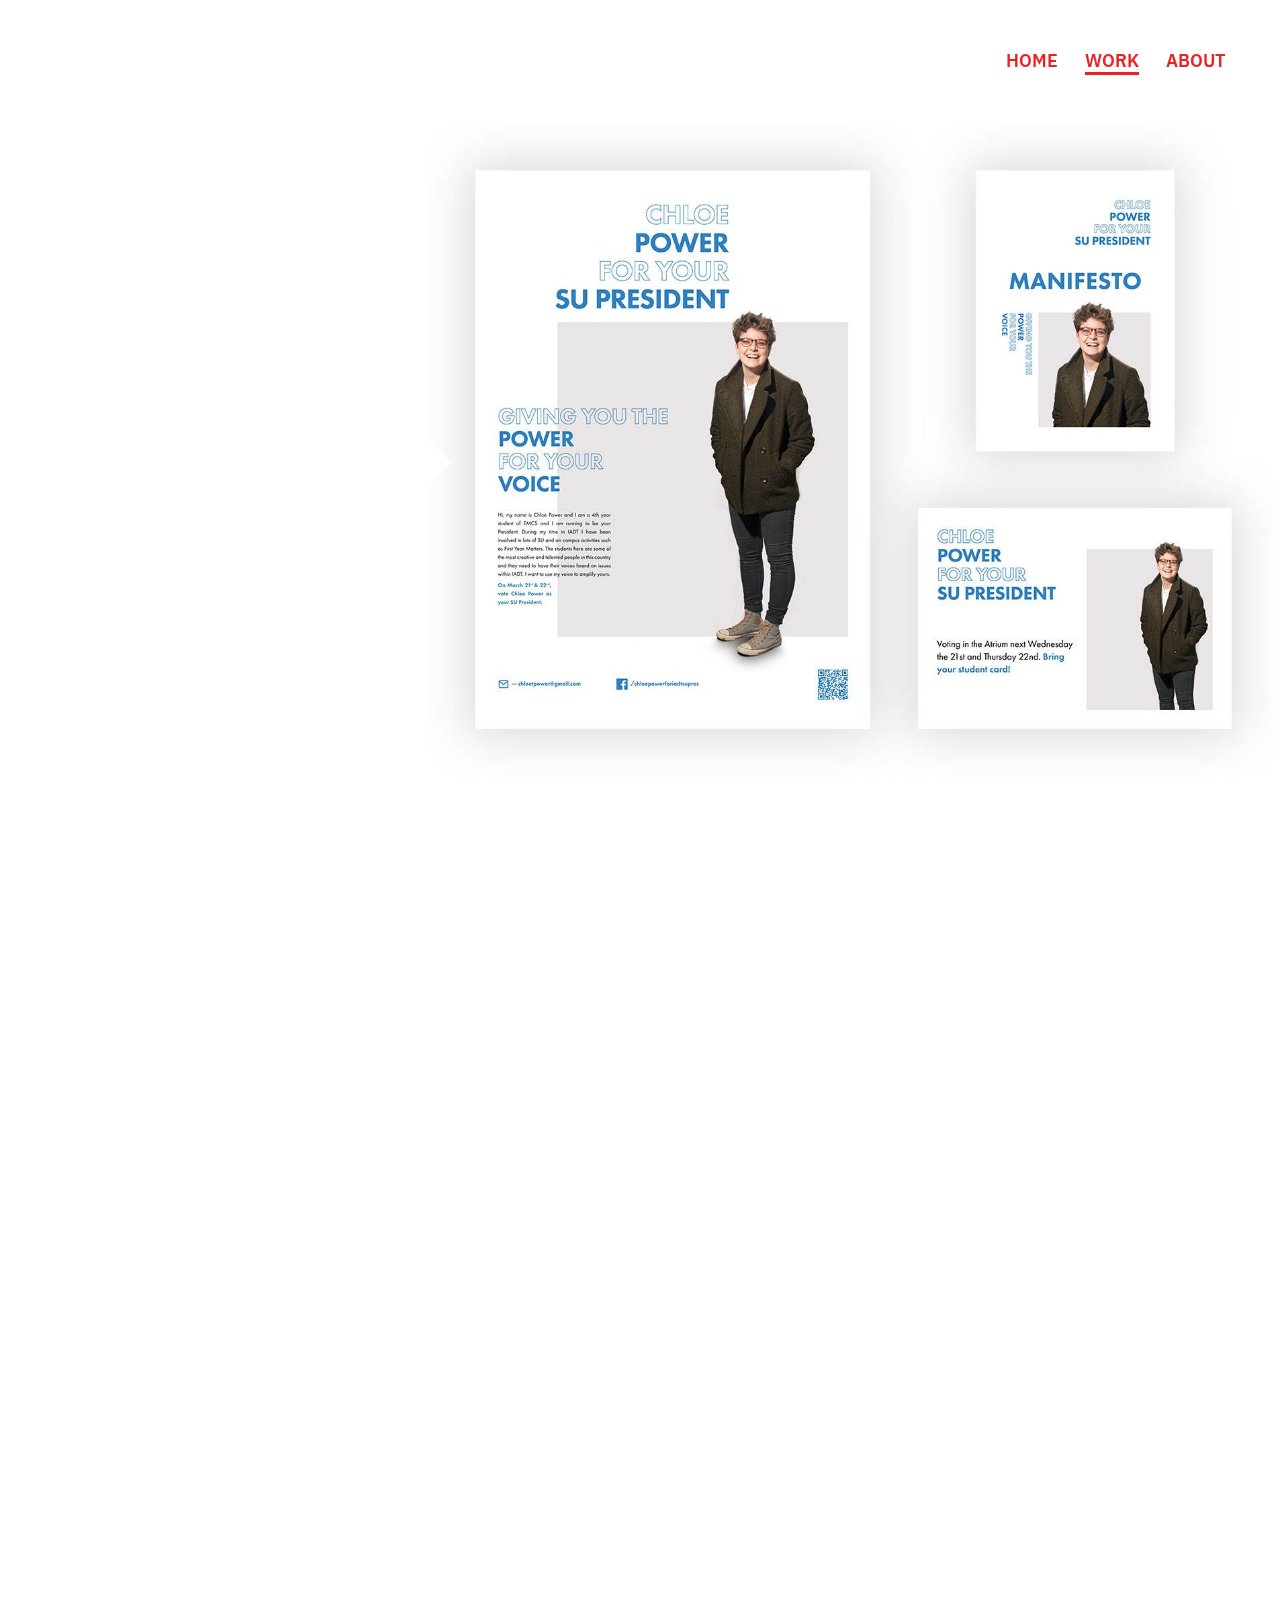
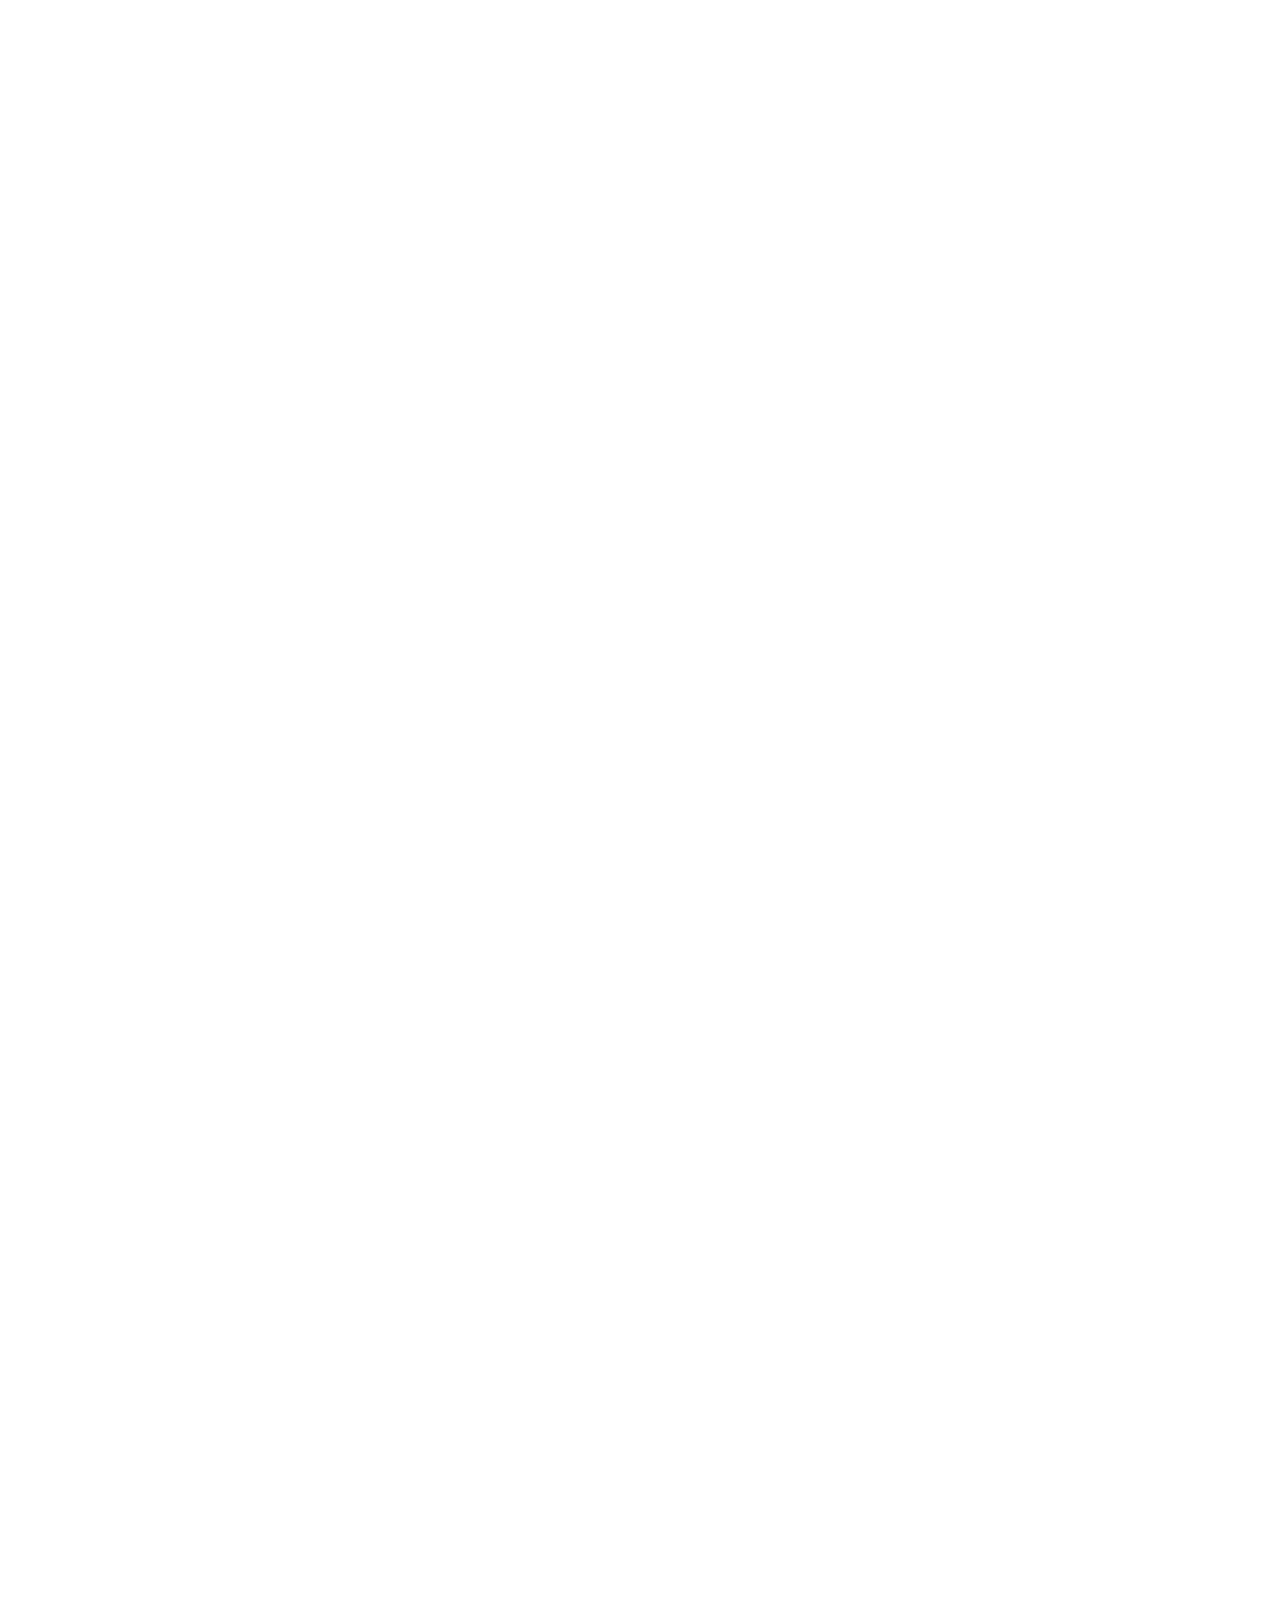
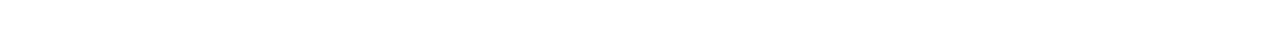
<file: chloecampaign.html>
<!DOCTYPE html>
<html lang="en">

<head>
  <title>Chloe Power SU Presidential Campaign</title>
  <meta charset="utf-8">
  <meta name="viewport" content="width=device-width, initial-scale=1.0">
  <link rel="stylesheet" href="css/reset.css">
  <link rel="stylesheet" href="css/bootstrap.min.css">
  <link rel="stylesheet" href="css/portfolio.css">

  <!-- Favicon -->
  <link rel="apple-touch-icon" sizes="57x57" href="img/favicons/apple-icon-57x57.png">
  <link rel="apple-touch-icon" sizes="60x60" href="img/favicons/apple-icon-60x60.png">
  <link rel="apple-touch-icon" sizes="72x72" href="img/favicons/apple-icon-72x72.png">
  <link rel="apple-touch-icon" sizes="76x76" href="img/favicons/apple-icon-76x76.png">
  <link rel="apple-touch-icon" sizes="114x114" href="img/favicons/apple-icon-114x114.png">
  <link rel="apple-touch-icon" sizes="120x120" href="img/favicons/apple-icon-120x120.png">
  <link rel="apple-touch-icon" sizes="144x144" href="img/favicons/apple-icon-144x144.png">
  <link rel="apple-touch-icon" sizes="152x152" href="img/favicons/apple-icon-152x152.png">
  <link rel="apple-touch-icon" sizes="180x180" href="img/favicons/apple-icon-180x180.png">
  <link rel="icon" type="image/png" sizes="192x192" href="img/favicons/android-icon-192x192.png">
  <link rel="icon" type="image/png" sizes="32x32" href="img/favicons/favicon-32x32.png">
  <link rel="icon" type="image/png" sizes="96x96" href="img/favicons/favicon-96x96.png">
  <link rel="icon" type="image/png" sizes="16x16" href="img/favicons/favicon-16x16.png">
  <link rel="manifest" href="img/favicons/manifest.json">
  <meta name="msapplication-TileColor" content="#ffffff">
  <meta name="msapplication-TileImage" content="/ms-icon-144x144.png">
  <meta name="theme-color" content="#ffffff">
</head>

<body>
  <nav id="nav" class="primary-nav scroll-nav">
    <ul>
      <li><a href="index.html">Home</a></li>
      <li class="active"><a href="work.html">Work</a></li>
      <li><a href="about.html">About</a></li>
    </ul>
  </nav>
  <div id="main" class="container-fluid">
    <div class="col-md-4 work-single-text">
      <a href="work.html" class="return-link">Back to all Work</a>
      <h1 class="title">Chloe Power SU Presidential Campaign</h1>
      <span class="subtitle">In collaboration with <a href="https://www.instagram.com/nabuie/" target="_blank">Nadine Kennedy</a></span>
      <article class="work-text">
        <section>
          <h2>Intoduction // Justification</h2>
          <p>Chloe Power is a friend of mine from IADT who did English, Media and Cultural Studies while I studied Psychology. We were leaders on the First Year Matters team together for two years along with a group of other extraordinary individuals. The
            IADT Students Union runs elections toward the end of the year and Chloe decided to run for President. To run a successful campaign, brand needed to be consistent across all print and social media. The campaign needed posters, manifestos along
            with social media content for the week-long campaigning period. Chloe is a strong writer and had already written all of the copy for the campaign, so my job was to create a brand that would suit the message. Nadine took and edited photos to
            fit into the posters and manifestos.</p>
        </section>
        <section>
          <h2>Research</h2>
          <p>Chloe had a slogan in mind for the campaign which was “Giving you the power to use your voice” – a double play on her second name “Power”. During the <a target=_blank href="https://www.rte.ie/news/ireland/2018/0226/943541-national-weather-group/">“Beast from the East” snowstorm</a>            that shut Ireland down for a few days, we communicated ideas and concepts remotely, refining logos, posters etc.</p>
        </section>
        <section>
          <h2>Logo System</h2>
          <p>There are two variations of the logo used in the campaign. The first (and primary logo) stated “Chloe Power for your SU President”. It was important that this was the primary logo so that students would immediately know what the media was in
            reference to. The second logo was “Giving you Power for your Voice”. This just switched out two lines, but served to reinforce the idea that (Chloe) Power was synonymous with lending power to the students of IADT and that the SU President
            acted as a voice for the students. The logos were used interchangeably except on posters, when we didn’t want to risk not being clear. </p>
        </section>
        <section>
          <h2>Poster</h2>
          <p>Due to the snow, we couldn’t get out of our houses to take pictures while we discussed concepts. Using an existing photo of Chloe, I played around with the idea of extending the head and feet past the borders of the image. I felt that this added
            a depth to the otherwise flat poster. We stuck with this concept and Nadine did a far more refined job using better photos and more subtle editing. The poster sits on a 6x8 grid and uses left and right aligned text to give direction and imply
            progress.
          </p>
        </section>
        <section>
          <h2>Manifesto</h2>
          <p>Every candidate in the election has to have a manifesto to lay out their plans and ideas. This has to be available online and in print. The design of the manifesto followed from the design of the poster. Nadine’s suggestion was to print a layout
            in A3 and make booklets as we had used in the <a href="iadtsuposters.html">SU Campaign to Repeal the 8th</a>. These turned out a great size that worked for the amount of written content Chloe had written in the manifesto.</p>
        </section>
        <section>
          <h2>Social Media</h2>
          <p>Chloe handled the writing of the social media content and I made additional little headings in the format of the logo to match them. This consistency in brand across both physical and web made for a coherent message and a recognisability that
            added to the strength of the brand. </p>
        </section>
        <section>
          <h2>Conclusion</h2>
          <p>I was really happy with this work, as was Chloe. It received good feedback from students around the college. Having Nadine on the project really made it – the photography and insight she provided made the project so much better. Most importantly,
            the campaign was successful; Chloe Power will be the IADT Students Union President in 2018/2019!</p>
        </section>
      </article>

      <a class="totop" href="#main">Beam me up</a>
      <img class="signature" src="img/signature-red.png" alt="signature">
      <div class="icons-bar">
        <a href="https://www.linkedin.com/in/robmcloughlin-ux/" target="_blank"></a>
        <a href="https://twitter.com/RobMcLoughlin2" target="_blank"></a>
        <a href="https://www.instagram.com/rob_mcloughlin/" target="_blank"></a>
        <a href="https://github.com/Rob-McLoughlin" target="_blank"></a>
        <a href="https://codepen.io/RobMcLoughlin/" target="_blank"></a>
      </div>
    </div>
    <div class="col-md-8 work-imgs" id="gallery-container">
      <img class="active-work-img" src="img/projects/chloe/1.jpg" alt="overview image featuring the poster, manifesto and social media">
      <img src="img/projects/chloe/research.jpg" alt="Early notebook concepts">
      <img src="img/projects/chloe/logo.jpg" alt="Image of the logo used">
      <img src="img/projects/chloe/poster.jpg" alt="Image of the poster">
      <img src="img/projects/chloe/manifesto-layout.jpg" alt="Image of the manifesto structure">
      <img src="img/projects/chloe/soc-media.jpg" alt="Some headings used in social media">
      <img src="img/projects/chloe/conclusion.jpg" alt="The happy designers and successful candidate">
      <ul id="pager">
      </ul>
    </div>
  </div>
  <script src="js/portfolio-dist.js"></script>
  <script src="js/work-single-dist.js"></script>
</body>

</html>
</file>
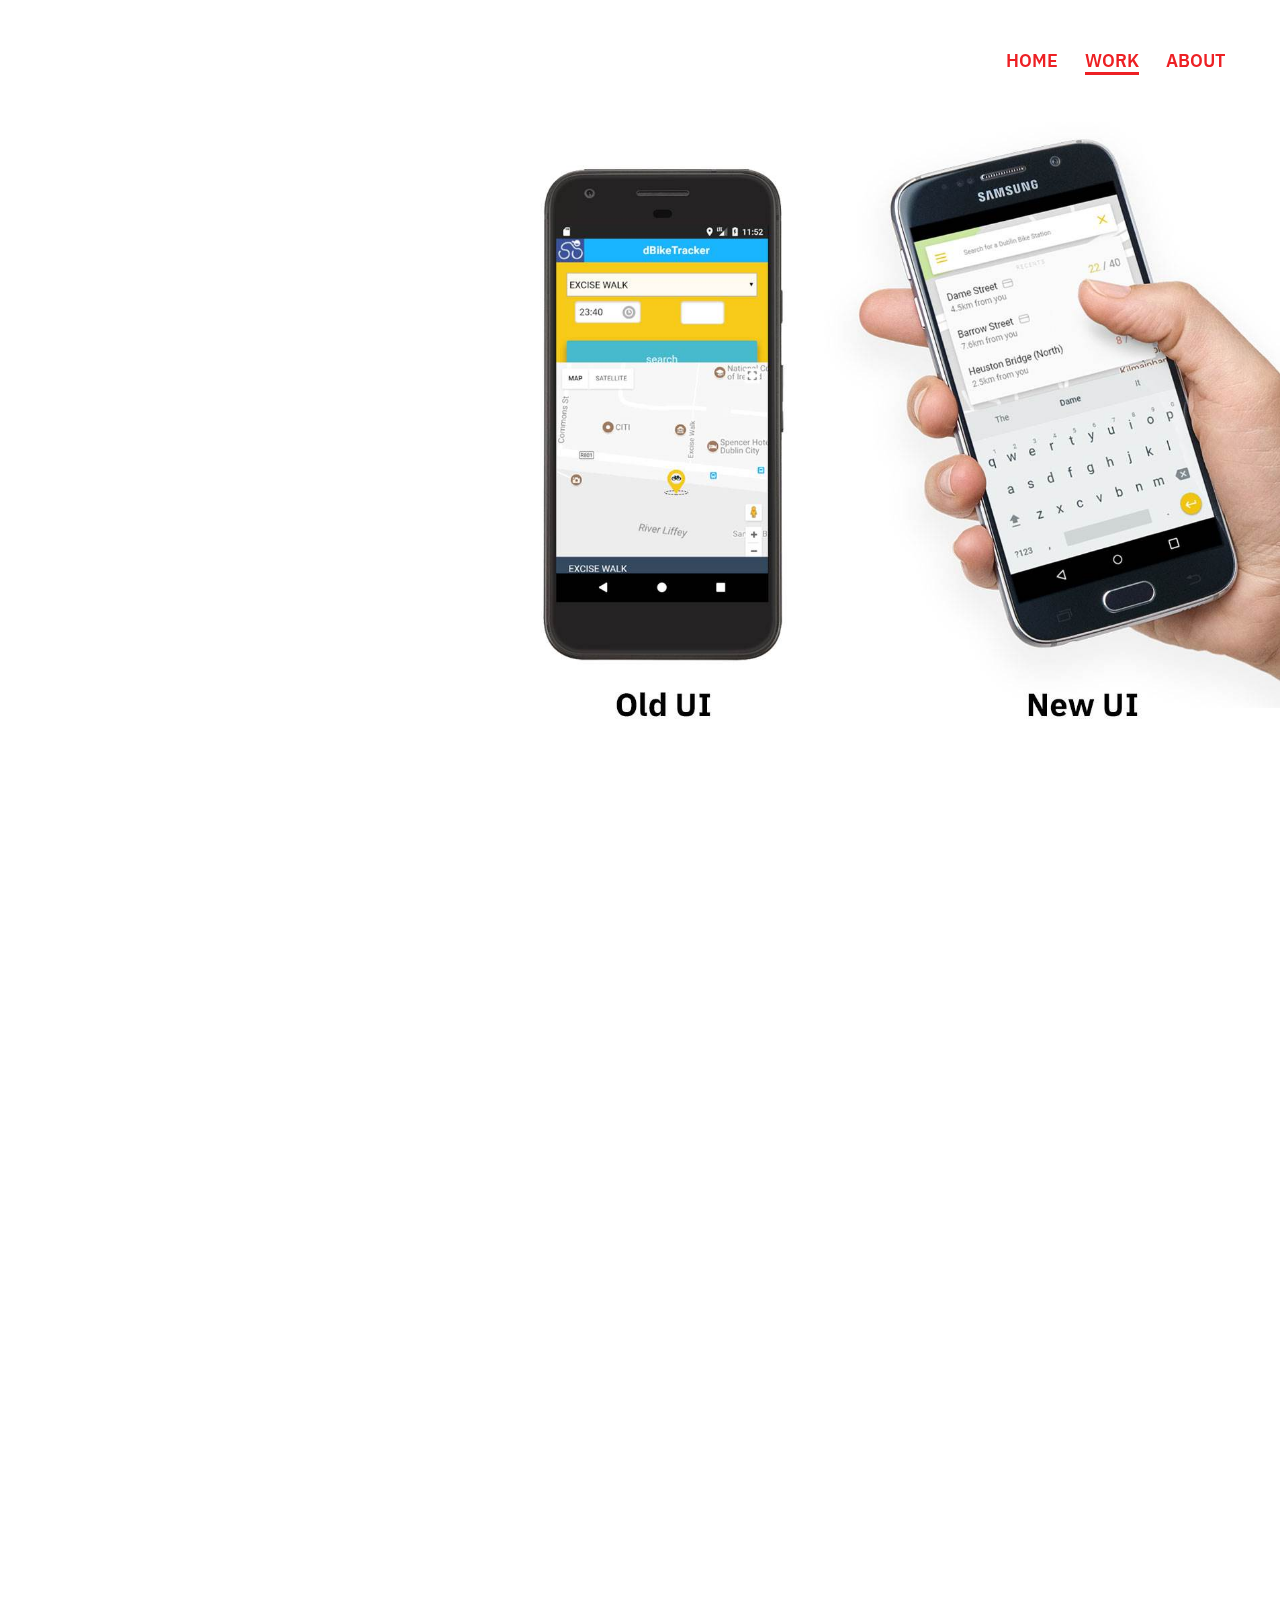
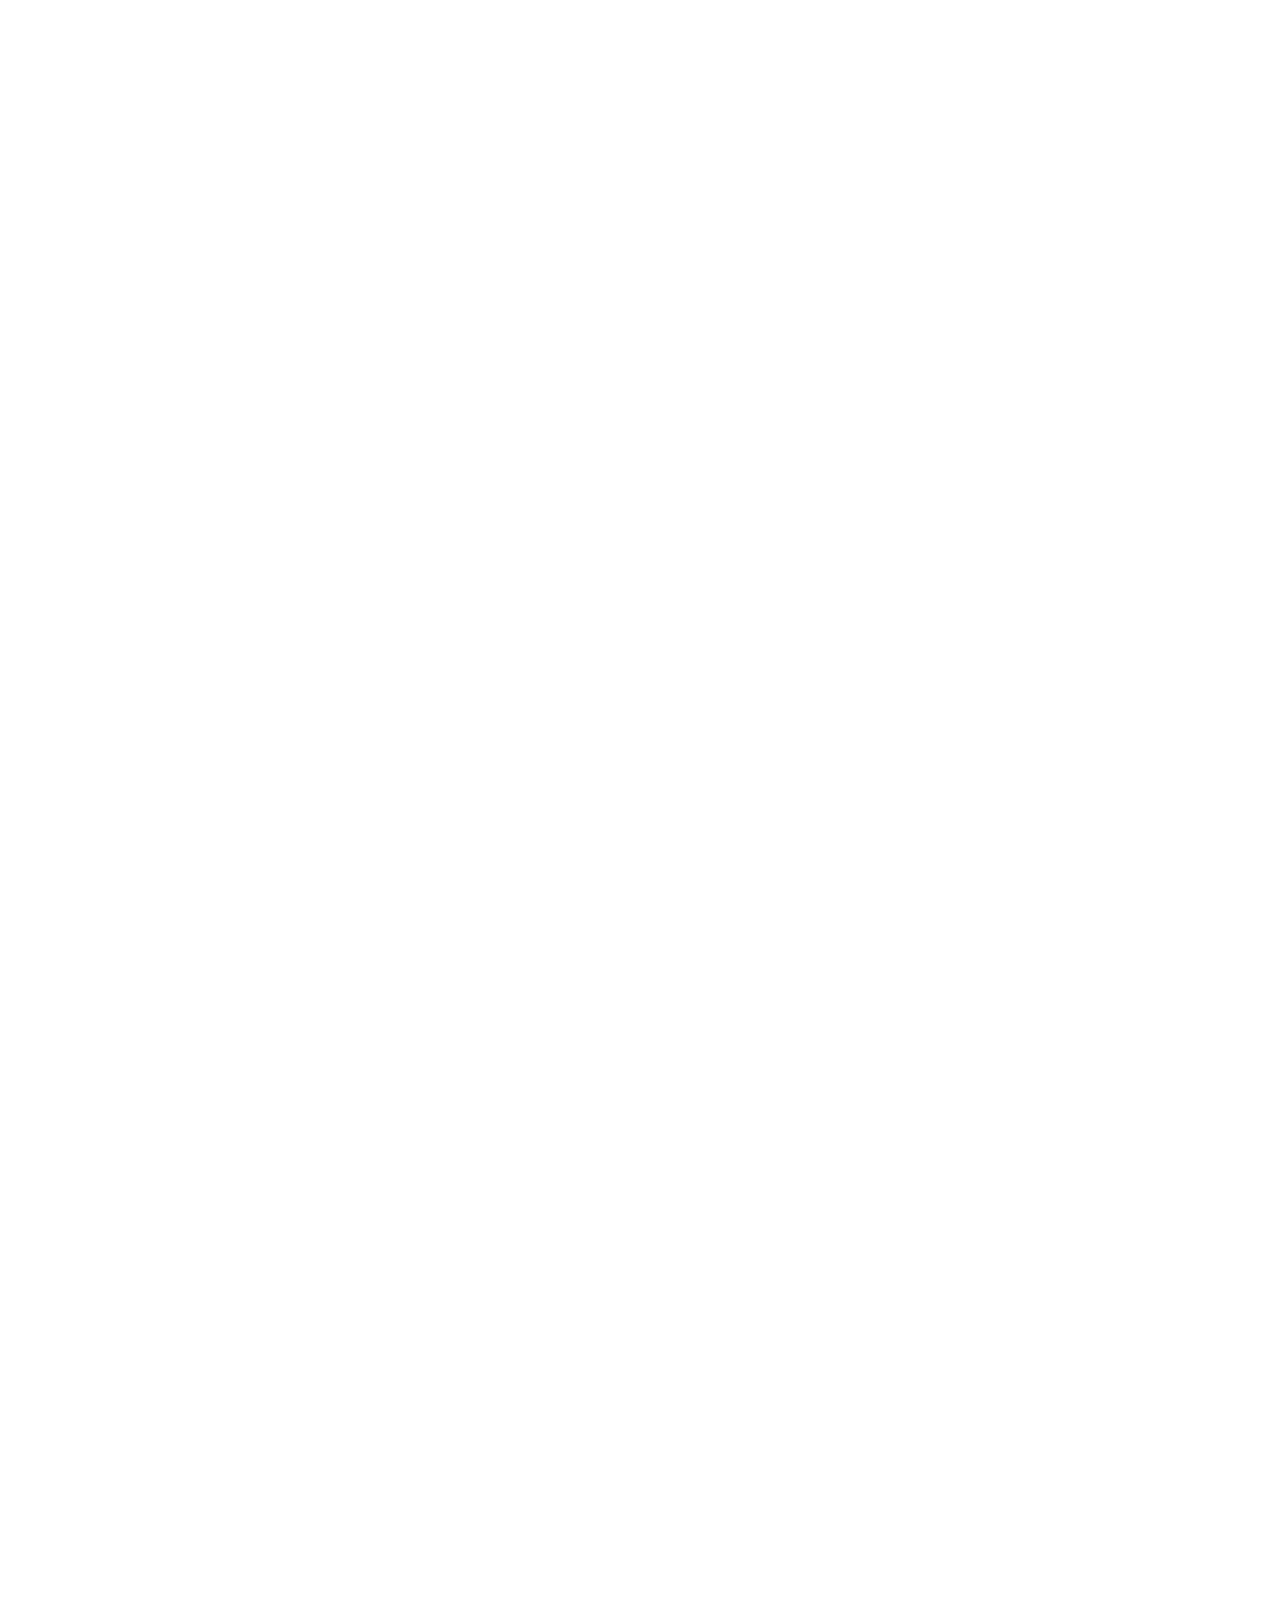
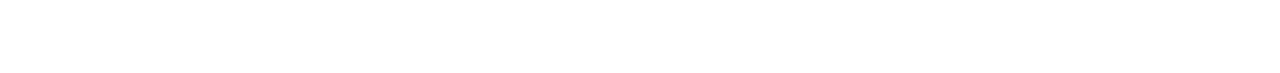
<file: dbiketracker.html>
<!DOCTYPE html>
<html lang="en">

<head>
  <title>dBike Tracker</title>
  <meta charset="utf-8">
  <meta name="viewport" content="width=device-width, initial-scale=1.0">
  <link rel="stylesheet" href="css/reset.css">
  <link rel="stylesheet" href="css/bootstrap.min.css">
  <link rel="stylesheet" href="css/portfolio.css">

  <!-- Favicon -->
  <link rel="apple-touch-icon" sizes="57x57" href="img/favicons/apple-icon-57x57.png">
  <link rel="apple-touch-icon" sizes="60x60" href="img/favicons/apple-icon-60x60.png">
  <link rel="apple-touch-icon" sizes="72x72" href="img/favicons/apple-icon-72x72.png">
  <link rel="apple-touch-icon" sizes="76x76" href="img/favicons/apple-icon-76x76.png">
  <link rel="apple-touch-icon" sizes="114x114" href="img/favicons/apple-icon-114x114.png">
  <link rel="apple-touch-icon" sizes="120x120" href="img/favicons/apple-icon-120x120.png">
  <link rel="apple-touch-icon" sizes="144x144" href="img/favicons/apple-icon-144x144.png">
  <link rel="apple-touch-icon" sizes="152x152" href="img/favicons/apple-icon-152x152.png">
  <link rel="apple-touch-icon" sizes="180x180" href="img/favicons/apple-icon-180x180.png">
  <link rel="icon" type="image/png" sizes="192x192" href="img/favicons/android-icon-192x192.png">
  <link rel="icon" type="image/png" sizes="32x32" href="img/favicons/favicon-32x32.png">
  <link rel="icon" type="image/png" sizes="96x96" href="img/favicons/favicon-96x96.png">
  <link rel="icon" type="image/png" sizes="16x16" href="img/favicons/favicon-16x16.png">
  <link rel="manifest" href="img/favicons/manifest.json">
  <meta name="msapplication-TileColor" content="#ffffff">
  <meta name="msapplication-TileImage" content="/ms-icon-144x144.png">
  <meta name="theme-color" content="#ffffff">
</head>

<body>
  <nav id="nav" class="primary-nav scroll-nav">
    <ul>
      <li><a href="index.html">Home</a></li>
      <li class="active"><a href="work.html">Work</a></li>
      <li><a href="about.html">About</a></li>
    </ul>
  </nav>
  <div id="main" class="container-fluid">
    <div class="col-md-4 work-single-text">
      <a href="work.html" class="return-link">Back to all Work</a>
      <h1 class="title">dBike Tracker</h1>
      <span class="subtitle">App for tracking Dublin Bikes</span>
      <article class="work-text">
        <section>
          <h2>Intoduction // Justification</h2>
          <p>Dublinbikes are a public bike rental scheme with stations around Dublin City Centre. Each station has a set number of spaces where bikes can be parked and rented. dBike tracker is an application that tracks the availability of bikes at stations
            around the city centre. The app was built for Android in 2017 by Aaron O’Hare and Rory Plunkett Boyle. Due to time constraints on the project, 5 major problems with the original interface were addressed </p>
          <ol>
            <li>Lack of Feedback - <span>it just wasn’t clear to the user what was going on or if they were progressing with their goals</span></li>
            <li>Lack of Labelling - <span>there was inconsistent (or no) labelling on crucial elements of the application</span></li>
            <li>Banner Blindness - <span>Some of the most important parts of the app were in a spot that could lead to banner blindness</span></li>
            <li>Consistency - <span>colours were used ineffectively and data was presented in an ambiguous way</span></li>
            <li>The Logo - <span>This was less important to the UX but a logo symbolises the quality of an application (link), which this logo did not</span></li>
          </ol>
        </section>
        <section>
          <h2>Research</h2>
          <p>
            This was the first project that I used a focus group as a means of finding issues with the current UI. This proved really helpful; users (especially those with Dublin Bike experience) provided really valuable insight into how the app could better meet
            their needs. I tried to jump the gun on researching a bit on this project, which failed (as it always does) and just meant I had to start the process again to reach an end-product I was happy with, which I’m extremely glad I did.
          </p>
        </section>
        <section>
          <h2>Low Fidelity Mockups</h2>
          <p>Low fidelity mockups were sketched done in Adobe XD. My main focus was to limit the amount of steps needed to get to the app’s core functionality of finding and predicting availability, which meant designing different user flows and layouts.
            This meant a lot of wireframe prototypes that I could get people to quickly test to see if it made sense to them. </p>
        </section>
        <section>
          <h2>High Fidelity Mockups</h2>
          <p>This was only a redesign and not a full development of the new UI, so the remaining time was spent designing the high-fidelity mockups in Photoshop. This was the first time that I had designed an interface specifically for Android, so I had
            to learn the conventions and not use elements that could confuse users. I also did a new logo at this point. </p>
        </section>
        <section>
          <h2>Conclusion</h2>
          <p>The use of focus group was particularly effective in finding some more use cases and things that one designer would miss, such as the use-case where a user would want to park a bike. Researching the service from a user’s point of view was also
            very beneficial.
          </p>
          <p>I had not designed specifically for Android devices before so I had to familiarise myself with standards and screen sizes on the platform before I started into the visual design process. I learnt a lot about process and how important it is;
            in the early iterations of this design I kept jumping the gun and trying to visually design before I had a solid idea of who it was for and what it needed to be. This resulted in a relatively late “throwing out” of what I had and restarting
            with a rigorous process of researching and rough iterations before moving onto higher-fidelity mockups. Although it made for a lot of work, I’m proud that I could realise the interface wasn’t where I wanted it to be and go back to the drawing
            board – that discipline is a good skill going forward. Lastly, I learnt a lot about working with someone else’s interface. This changes how you approach reviews; it teaches how to criticise fairly and objectively. The creators of this platform
            care a lot about it so I did my best to handle the redesign carefully. Working with Aaron was a pleasure, he was very open to new ideas and criticism. </p>
          <p>You can email Aaron at aaron.ohare@outlook.com and Rory at bowbione@gmail.com</p>
        </section>
      </article>

      <a class="totop" href="#main">Beam me up</a>
      <img class="signature" src="img/signature-red.png" alt="signature">
      <div class="icons-bar">
        <a href="https://www.linkedin.com/in/robmcloughlin-ux/" target="_blank"></a>
        <a href="https://twitter.com/RobMcLoughlin2" target="_blank"></a>
        <a href="https://www.instagram.com/rob_mcloughlin/" target="_blank"></a>
        <a href="https://github.com/Rob-McLoughlin" target="_blank"></a>
        <a href="https://codepen.io/RobMcLoughlin/" target="_blank"></a>
      </div>
    </div>
    <div class="col-md-8 work-imgs" id="gallery-container">
      <img class="active-work-img" src="img/projects/dbike/5.jpg" alt="Oblique view of all screens">
      <img src="img/projects/dbike/2.jpg" alt="Image of early sketches and notes">
      <img src="img/projects/dbike/3.jpg" alt="Low fidelity mockups">
      <img src="img/projects/dbike/4.jpg" alt="The new logo and two screens">
      <img src="img/projects/dbike/1.jpg" alt="comparison of the old UI and the new UI">
      <ul id="pager">
      </ul>
    </div>
  </div>
  <script src="js/portfolio-dist.js"></script>
  <script src="js/work-single-dist.js"></script>
</body>

</html>
</file>
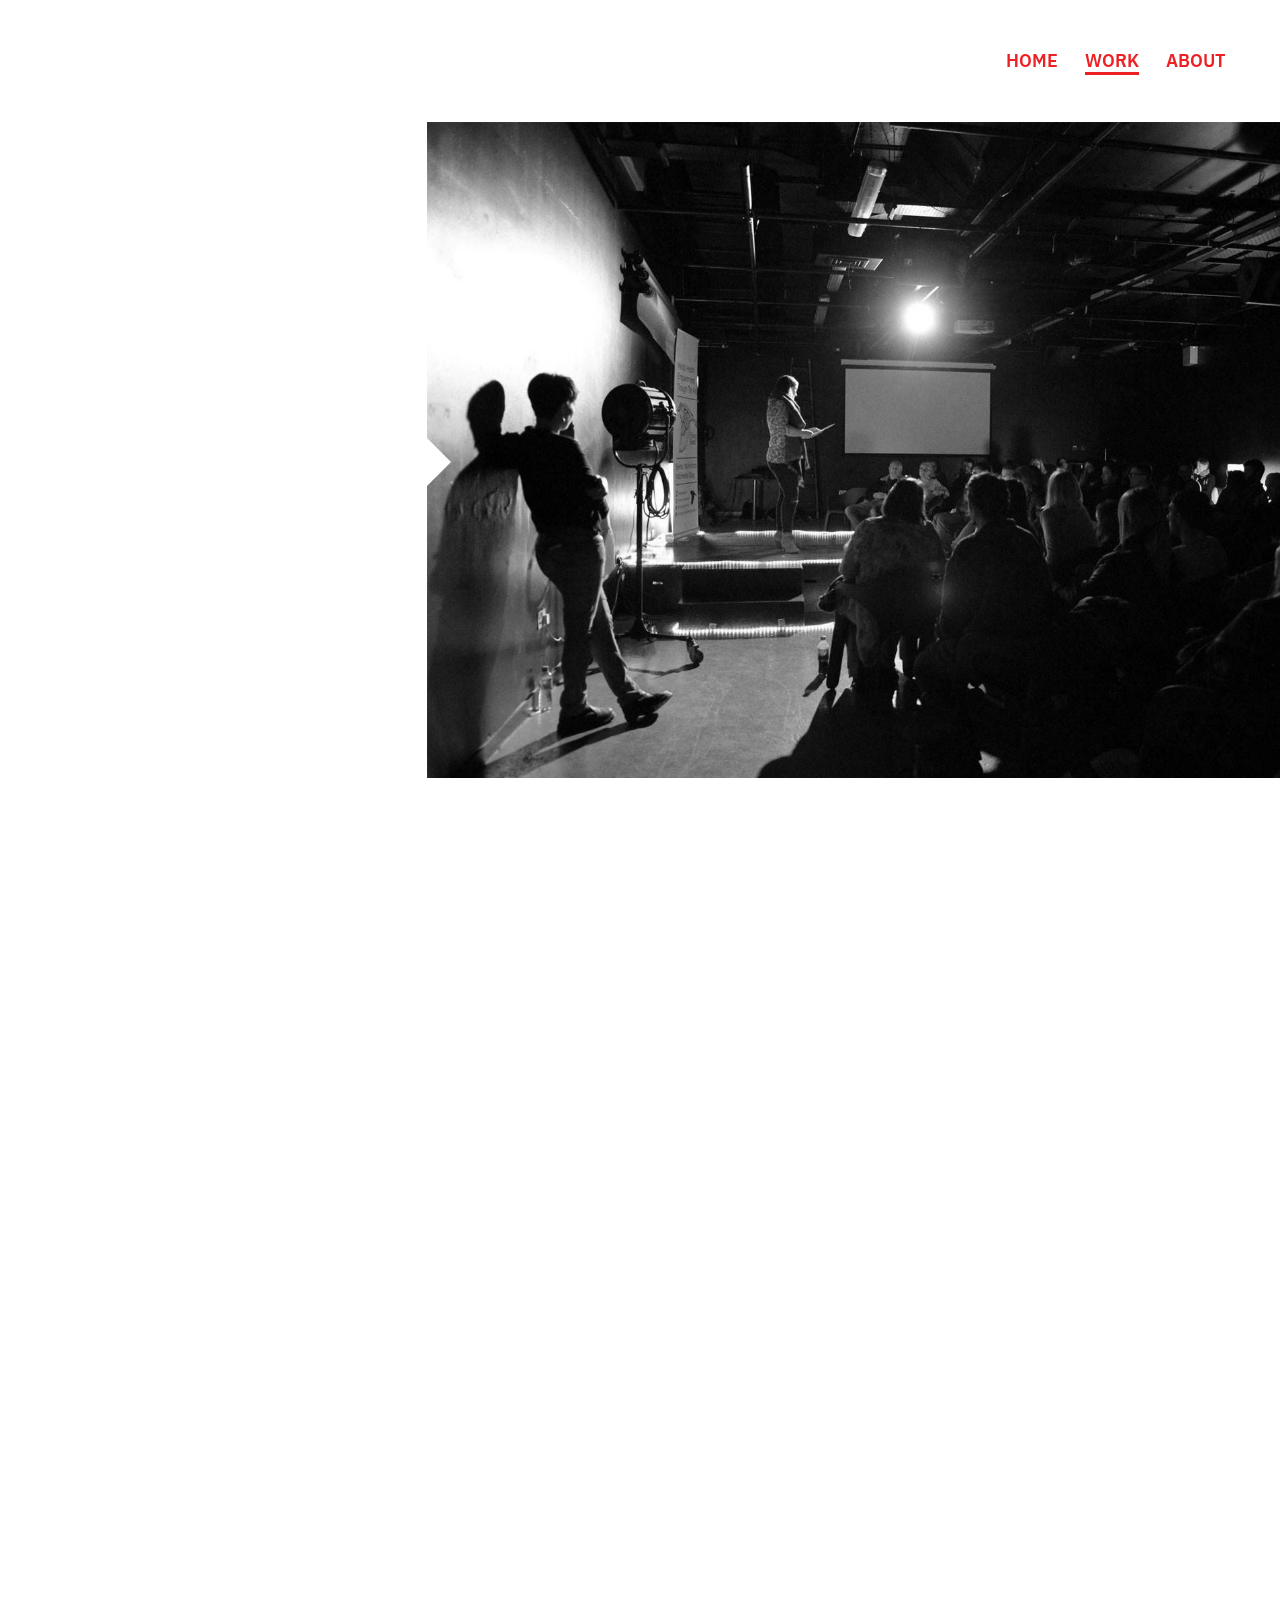
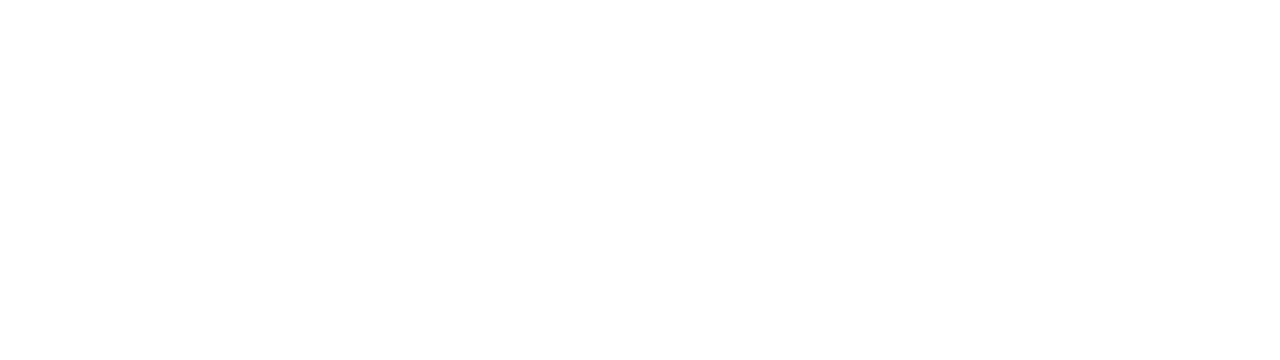
<file: flyingsouth.html>
<!DOCTYPE html>
<html lang="en">

<head>
  <title>Flying South</title>
  <meta charset="utf-8">
  <meta name="viewport" content="width=device-width, initial-scale=1.0">
  <link rel="stylesheet" href="css/reset.css">
  <link rel="stylesheet" href="css/bootstrap.min.css">
  <link rel="stylesheet" href="css/portfolio.css">

  <!-- Favicon -->
  <link rel="apple-touch-icon" sizes="57x57" href="img/favicons/apple-icon-57x57.png">
  <link rel="apple-touch-icon" sizes="60x60" href="img/favicons/apple-icon-60x60.png">
  <link rel="apple-touch-icon" sizes="72x72" href="img/favicons/apple-icon-72x72.png">
  <link rel="apple-touch-icon" sizes="76x76" href="img/favicons/apple-icon-76x76.png">
  <link rel="apple-touch-icon" sizes="114x114" href="img/favicons/apple-icon-114x114.png">
  <link rel="apple-touch-icon" sizes="120x120" href="img/favicons/apple-icon-120x120.png">
  <link rel="apple-touch-icon" sizes="144x144" href="img/favicons/apple-icon-144x144.png">
  <link rel="apple-touch-icon" sizes="152x152" href="img/favicons/apple-icon-152x152.png">
  <link rel="apple-touch-icon" sizes="180x180" href="img/favicons/apple-icon-180x180.png">
  <link rel="icon" type="image/png" sizes="192x192" href="img/favicons/android-icon-192x192.png">
  <link rel="icon" type="image/png" sizes="32x32" href="img/favicons/favicon-32x32.png">
  <link rel="icon" type="image/png" sizes="96x96" href="img/favicons/favicon-96x96.png">
  <link rel="icon" type="image/png" sizes="16x16" href="img/favicons/favicon-16x16.png">
  <link rel="manifest" href="img/favicons/manifest.json">
  <meta name="msapplication-TileColor" content="#ffffff">
  <meta name="msapplication-TileImage" content="/ms-icon-144x144.png">
  <meta name="theme-color" content="#ffffff">
</head>

<body>
  <nav id="nav" class="primary-nav scroll-nav">
    <ul>
      <li><a href="index.html">Home</a></li>
      <li class="active"><a href="work.html">Work</a></li>
      <li><a href="about.html">About</a></li>
    </ul>
  </nav>
  <div id="main" class="container-fluid">
    <div class="col-md-4 work-single-text">
      <a href="work.html" class="return-link">Back to all Work</a>
      <h1 class="title">Flying South</h1>
      <span class="subtitle">Mental Health Themed Open Mic</span>
      <article class="work-text">
        <section>
          <h2>Intoduction // Justification</h2>
          <p>
            Flying South is an open mic collective centred on mental health expression. We believe in the power of creative expression to share our mental health experiences. As such, the Flying South team runs a monthly open mic night on the last Friday of every
            month which welcomes all forms of creative expression – poetry, storytelling, comedy, performance poetry, drama, song writing, anecdotal sharing etc. I have worked as the primary graphic and web designer for Flying South for the last two years
            or so.
          </p>
        </section>
        <section>
          <h2>Posters</h2>
          <p>
            A lot of my work with Flying South has been designing posters for the events. They have changed a little from when I started. The posters are printed and stuck up around the city centre and our respective college campuses. Recently, we have put more of
            our efforts into social media as it doesn’t use as much paper and is often more effective in getting people to the show than printed media.
          </p>
        </section>
        <section>
          <h2>Social Media</h2>
          <p>
            In the most recent shows, we have moved to more online promotion of the events. This means that there is more scope to try different imagery and layouts in the media produced. Maintaining consistency but allowing variation so as not to appear stale across
            web and print is something I really enjoy. Designing material for Instagram and Facebook posts is fun too, as they require different dimensions and tones.
          </p>
        </section>
        <section>
          <h2>Conclusion</h2>
          <p>
            Flying South has been a wonderful project to hone my graphic design skills. It has been an extremely rewarding project from a personal standpoint as well. Helping to erase the stigma around mental health in Ireland is something that more people need to
            be a part of. Working with the great team at Flying South on this goal has been very fulfilling and has created some great friendships.
          </p>
        </section>
      </article>

      <a class="totop" href="#main">Beam me up</a>
      <img class="signature" src="img/signature-red.png" alt="signature">
      <div class="icons-bar">
        <a href="https://www.linkedin.com/in/robmcloughlin-ux/" target="_blank"></a>
        <a href="https://twitter.com/RobMcLoughlin2" target="_blank"></a>
        <a href="https://www.instagram.com/rob_mcloughlin/" target="_blank"></a>
        <a href="https://github.com/Rob-McLoughlin" target="_blank"></a>
        <a href="https://codepen.io/RobMcLoughlin/" target="_blank"></a>
      </div>
    </div>
    <div class="col-md-8 work-imgs" id="gallery-container">
      <img class="active-work-img" src="img/projects/flyingsouth/1.jpg" alt="Image of the event in progress">
      <img src="img/projects/flyingsouth/2.jpg" alt="Image of the poster and a poster in the wild">
      <img src="img/projects/flyingsouth/3.jpg" alt="Image of some of the social media content">
      <img src="img/projects/flyingsouth/4.jpg" alt="Me playing some guitar at the event. I think it was an Elliott Smith song.">
      <ul id="pager">
      </ul>
    </div>
  </div>
  <script src="js/portfolio-dist.js"></script>
  <script src="js/work-single-dist.js"></script>
</body>

</html>
</file>
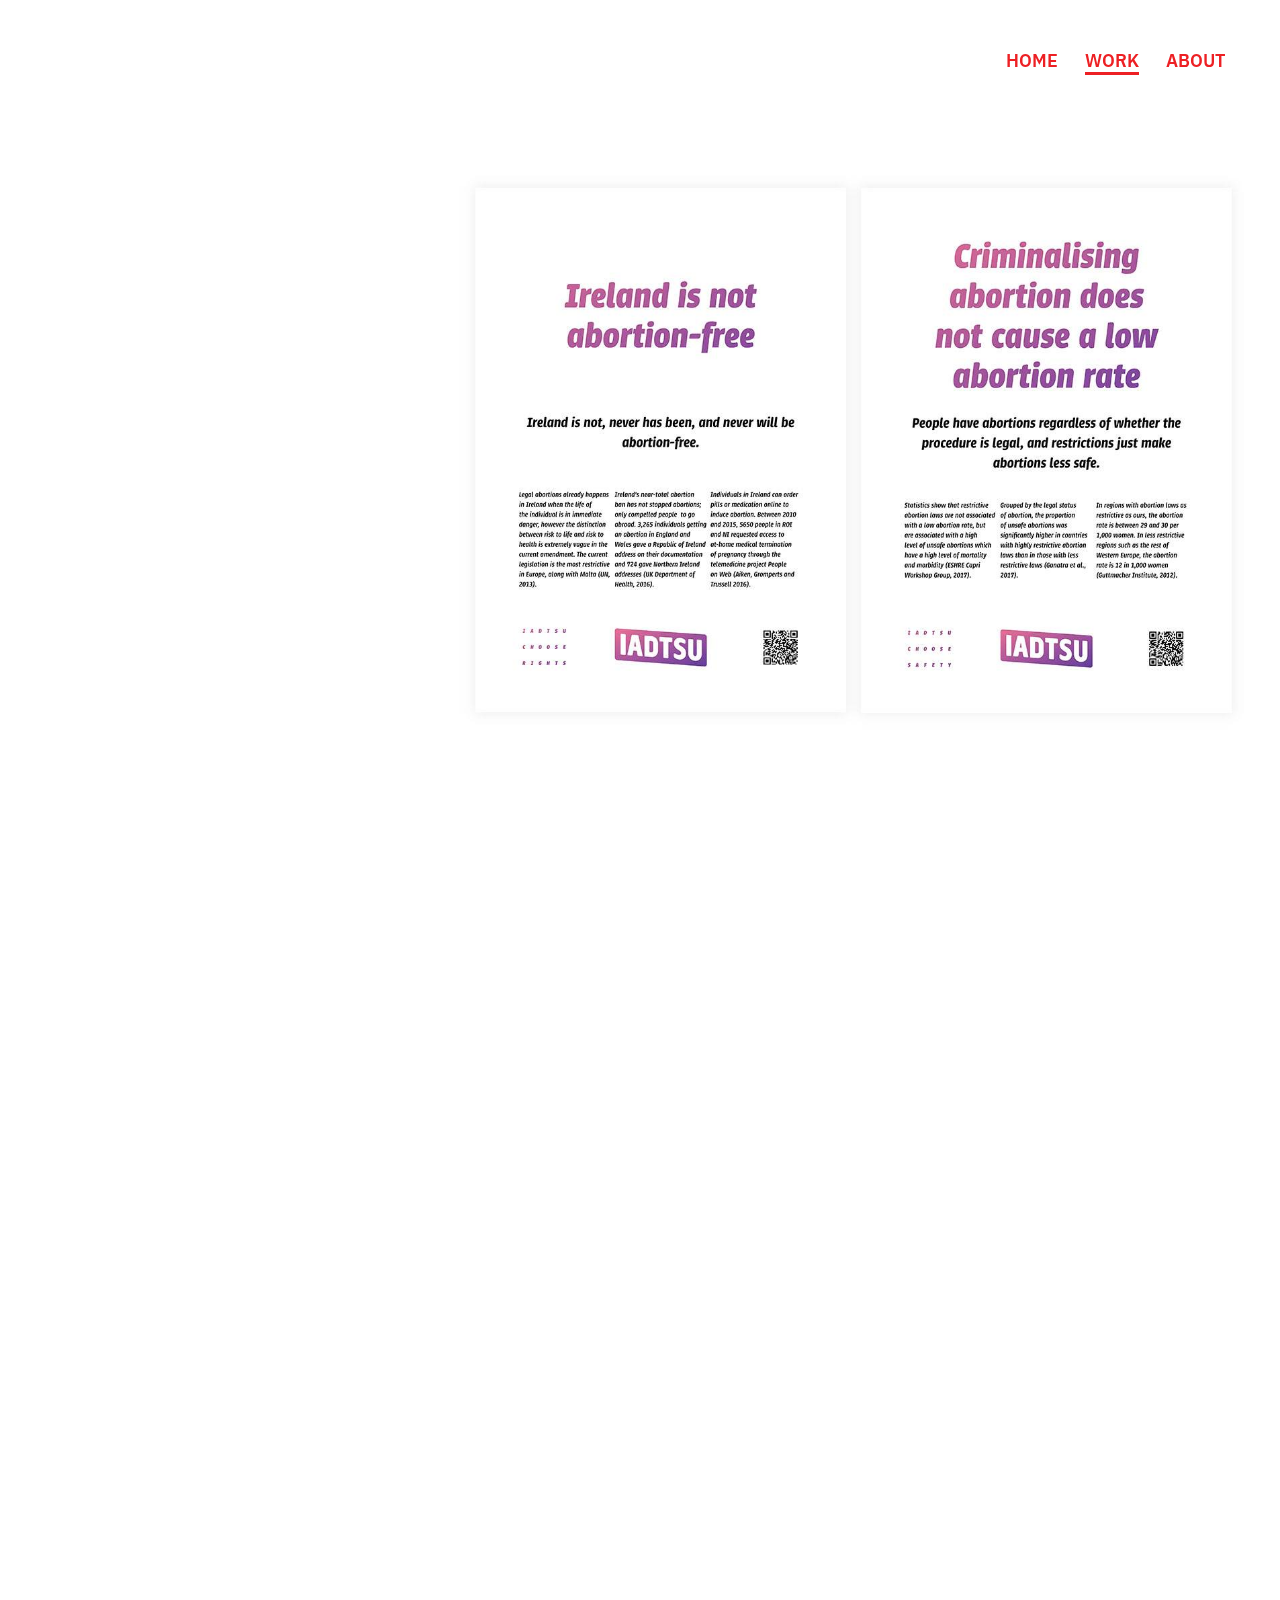
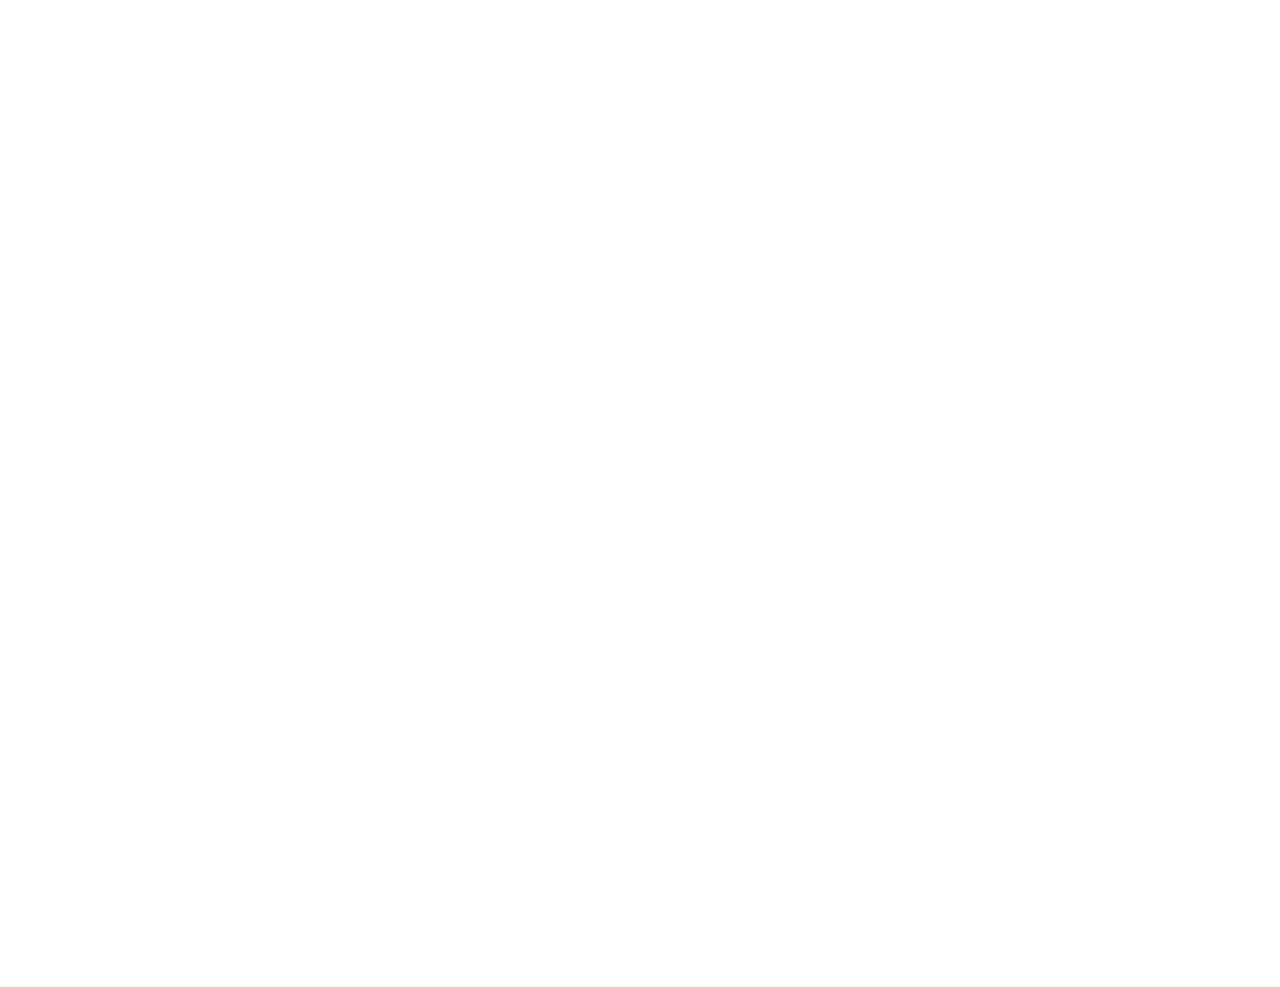
<file: iadstuposters.html>
<!DOCTYPE html>
<html lang="en">

<head>
  <title>IADTSU Repeal Poster Campaign</title>
  <meta charset="utf-8">
  <meta name="viewport" content="width=device-width, initial-scale=1.0">
  <link rel="stylesheet" href="css/reset.css">
  <link rel="stylesheet" href="css/bootstrap.min.css">
  <link rel="stylesheet" href="css/portfolio.css">

  <!-- Favicon -->
  <link rel="apple-touch-icon" sizes="57x57" href="img/favicons/apple-icon-57x57.png">
  <link rel="apple-touch-icon" sizes="60x60" href="img/favicons/apple-icon-60x60.png">
  <link rel="apple-touch-icon" sizes="72x72" href="img/favicons/apple-icon-72x72.png">
  <link rel="apple-touch-icon" sizes="76x76" href="img/favicons/apple-icon-76x76.png">
  <link rel="apple-touch-icon" sizes="114x114" href="img/favicons/apple-icon-114x114.png">
  <link rel="apple-touch-icon" sizes="120x120" href="img/favicons/apple-icon-120x120.png">
  <link rel="apple-touch-icon" sizes="144x144" href="img/favicons/apple-icon-144x144.png">
  <link rel="apple-touch-icon" sizes="152x152" href="img/favicons/apple-icon-152x152.png">
  <link rel="apple-touch-icon" sizes="180x180" href="img/favicons/apple-icon-180x180.png">
  <link rel="icon" type="image/png" sizes="192x192" href="img/favicons/android-icon-192x192.png">
  <link rel="icon" type="image/png" sizes="32x32" href="img/favicons/favicon-32x32.png">
  <link rel="icon" type="image/png" sizes="96x96" href="img/favicons/favicon-96x96.png">
  <link rel="icon" type="image/png" sizes="16x16" href="img/favicons/favicon-16x16.png">
  <link rel="manifest" href="img/favicons/manifest.json">
  <meta name="msapplication-TileColor" content="#ffffff">
  <meta name="msapplication-TileImage" content="/ms-icon-144x144.png">
  <meta name="theme-color" content="#ffffff">
</head>

<body>
  <nav id="nav" class="primary-nav scroll-nav">
    <ul>
      <li><a href="index.html">Home</a></li>
      <li class="active"><a href="work.html">Work</a></li>
      <li><a href="about.html">About</a></li>
    </ul>
  </nav>
  <div id="main" class="container-fluid">
    <div class="col-md-4 work-single-text">
      <a href="work.html" class="return-link">Back to all Work</a>
      <h1 class="title">IADTSU Repeal Poster Campaign</h1>
      <span class="subtitle">Research and Graphic Design</span>
      <article class="work-text">
        <section>
          <h2>Intoduction // Justification</h2>
          <p>
            Having previously worked with the SU on their <a href="iadtsurepeal.html">branding for their campaign to Repeal the 8th Amendment</a>, they approached me and asked for me to do a poster campaign based on ARC’s 8 Myths. Time and time again, we have seen individuals change their mind on the 8th Amendment who credit information and facts as the basis for their shift in perspective. There is a need to have an informed and fact-based conversation around this debate, which was the basis for this project. I took <a href="https://www.abortionrightscampaign.ie/2016/08/07/8-myths/">ARC’s 8 myths</a> as a starting point, did hours of additional research and produced 8 posters for the SU with updated references and content.
          </p>
        </section>
        <section>
          <h2>Research</h2>
          <p>
            Having done my undergraduate degree in Psychology, I had a good bit of experience in pouring through journal articles to find information and compile facts for a paper or project. This project ended up consisting of about 20 combined reference points of things like WHO reports and meta-analyses by other governing bodies. Without this research, there was no posters. The research also had to be represented accurately so as not to create any doubt that the facts were just that.
          </p>
        </section>
        <section>
          <h2>Posters</h2>
          <p>The style of the posters was based on the previous branding campaign I had done with the SU in 2017. The posters followed a simple hierarchy that was used to show different levels of information. This was part of the original idea, that unbiased information would change minds. The different levels of information (low-interaction and quick to read to higher-interaction and more time-consuming to read) allowed an “entrance” into what is quite a dense debate. The posters followed a simple grid and used centre aligned text for headings to hint at a typical bill or proclamation. Posters were put up around the college as an awareness raising campaign around the 8th Amendment.</p>
        </section>
        <section>
          <h2>Booklets</h2>
          <p>In addition to the posters, we decided to do miniature booklets of the posters, showing an abridged version of each poster on a separate page with a QR code link to the full versions online. These turned out to be really effective in little pop-up information stands the SU ran and were well received by students.</p>
        </section>
        <section>
          <h2>Conclusion</h2>
          <p>This project was all in the research, where most of the time was spent. Having solid facts that can be backed up using reliable sources was key to this campaign. The posters are still up around the college and the booklets are used at any Repeal events that the SU holds.</p>
        </section>
      </article>

      <a class="totop" href="#main">Beam me up</a>
      <img class="signature" src="img/signature-red.png" alt="signature">
      <div class="icons-bar">
        <a href="https://www.linkedin.com/in/robmcloughlin-ux/" target="_blank"></a>
        <a href="https://twitter.com/RobMcLoughlin2" target="_blank"></a>
        <a href="https://www.instagram.com/rob_mcloughlin/" target="_blank"></a>
        <a href="https://github.com/Rob-McLoughlin" target="_blank"></a>
        <a href="https://codepen.io/RobMcLoughlin/" target="_blank"></a>
      </div>
    </div>
    <div class="col-md-8 work-imgs" id="gallery-container">
      <img src="img/projects/iadtsupost/1.jpg" alt="Two posters from the project" class="active-work-img" >
      <img src="img/projects/iadtsupost/2.jpg" alt="Early notes on the project">
      <img src="img/projects/iadtsupost/3.jpg" alt="Posters seen on campus">
      <img src="img/projects/iadtsupost/4a.gif" alt="gif of booklet being opened and looked through">
      <img src="img/projects/iadtsupost/5.JPG" alt="">
      <ul id="pager">
      </ul>
    </div>
  </div>
  <script src="js/portfolio-dist.js"></script>
  <script src="js/work-single-dist.js"></script>
</body>

</html>
</file>
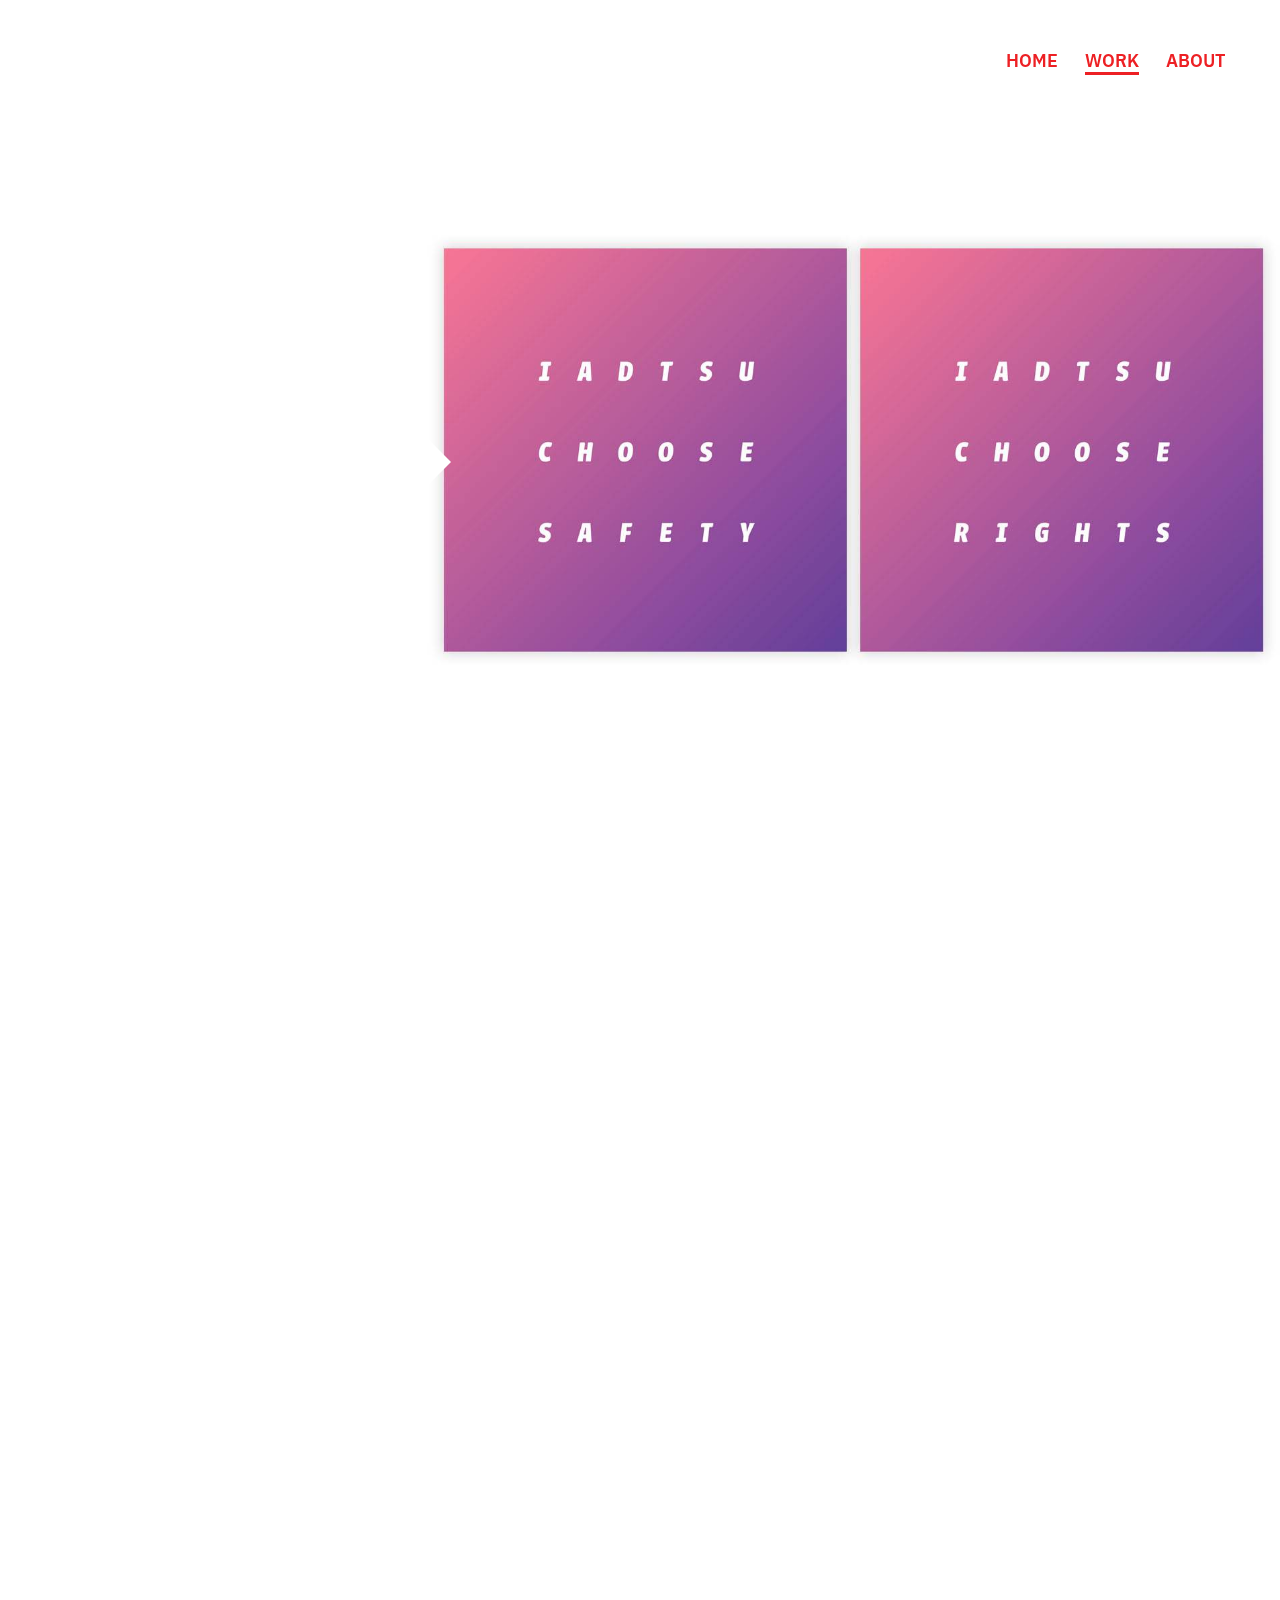
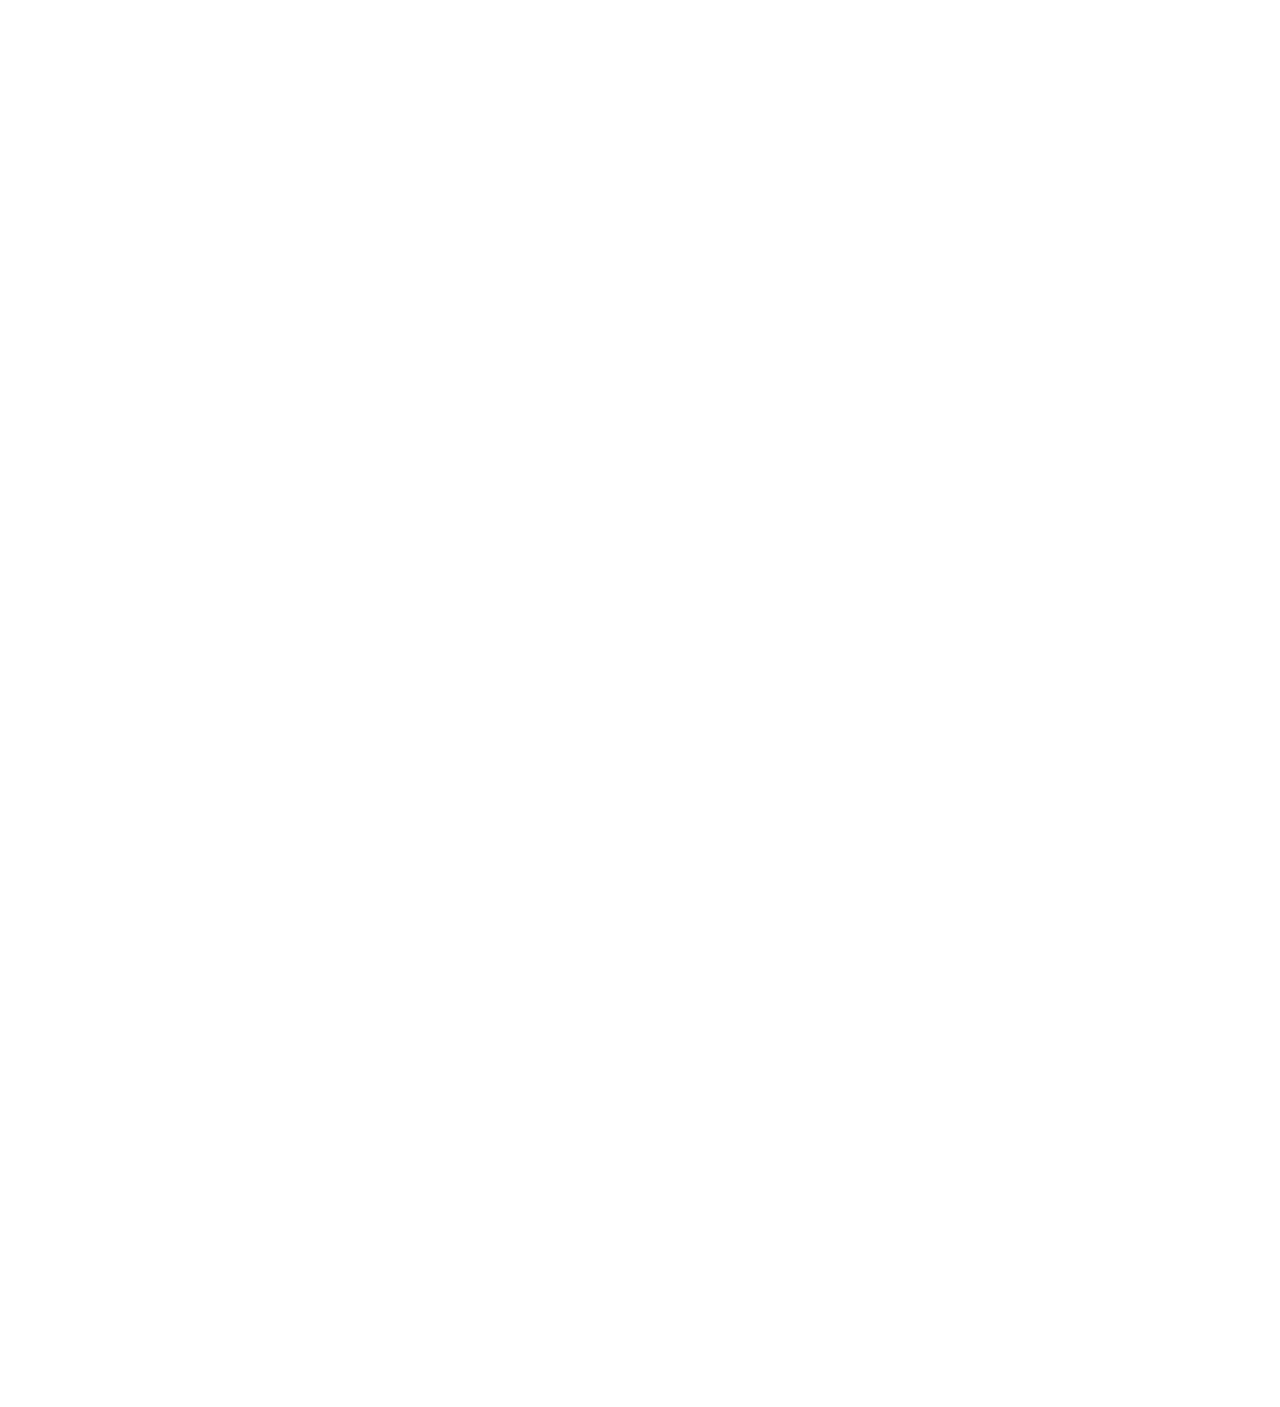
<file: iadtsurepeal.html>
<!DOCTYPE html>
<html lang="en">

<head>
  <title>IADTSU Repeal Branding</title>
  <meta charset="utf-8">
  <meta name="viewport" content="width=device-width, initial-scale=1.0">
  <link rel="stylesheet" href="css/reset.css">
  <link rel="stylesheet" href="css/bootstrap.min.css">
  <link rel="stylesheet" href="css/portfolio.css">

  <!-- Favicon -->
  <link rel="apple-touch-icon" sizes="57x57" href="img/favicons/apple-icon-57x57.png">
  <link rel="apple-touch-icon" sizes="60x60" href="img/favicons/apple-icon-60x60.png">
  <link rel="apple-touch-icon" sizes="72x72" href="img/favicons/apple-icon-72x72.png">
  <link rel="apple-touch-icon" sizes="76x76" href="img/favicons/apple-icon-76x76.png">
  <link rel="apple-touch-icon" sizes="114x114" href="img/favicons/apple-icon-114x114.png">
  <link rel="apple-touch-icon" sizes="120x120" href="img/favicons/apple-icon-120x120.png">
  <link rel="apple-touch-icon" sizes="144x144" href="img/favicons/apple-icon-144x144.png">
  <link rel="apple-touch-icon" sizes="152x152" href="img/favicons/apple-icon-152x152.png">
  <link rel="apple-touch-icon" sizes="180x180" href="img/favicons/apple-icon-180x180.png">
  <link rel="icon" type="image/png" sizes="192x192" href="img/favicons/android-icon-192x192.png">
  <link rel="icon" type="image/png" sizes="32x32" href="img/favicons/favicon-32x32.png">
  <link rel="icon" type="image/png" sizes="96x96" href="img/favicons/favicon-96x96.png">
  <link rel="icon" type="image/png" sizes="16x16" href="img/favicons/favicon-16x16.png">
  <link rel="manifest" href="img/favicons/manifest.json">
  <meta name="msapplication-TileColor" content="#ffffff">
  <meta name="msapplication-TileImage" content="/ms-icon-144x144.png">
  <meta name="theme-color" content="#ffffff">
</head>

<body>
  <nav id="nav" class="primary-nav scroll-nav">
    <ul>
      <li><a href="index.html">Home</a></li>
      <li class="active"><a href="work.html">Work</a></li>
      <li><a href="about.html">About</a></li>
    </ul>
  </nav>
  <div id="main" class="container-fluid">
    <div class="col-md-4 work-single-text">
      <a href="work.html" class="return-link">Back to all Work</a>
      <h1 class="title">IADTSU Repeal Branding</h1>
      <span class="subtitle">Campaign to repeal the 8th</span>
      <article class="work-text">
        <section>
          <h2>Intoduction // Justification</h2>
          <p>In September of 2017, the Students’ Union in IADT ran a contest to design a logo for their effort in the Students for Repeal movement. This is part of a larger campaign that has gained traction in recent years to repeal the 8th amendment in Ireland; an amendment that prevents women in Ireland from access to abortion under almost any circumstance. Ireland has the most restrictive abortion laws of any country in Europe and the REPEAL campaign is attempting to change that. </p>
        </section>
        <section>
          <h2>Research and Concept</h2>
          <p>
            I listened to an <a target="_blank" href="https://99percentinvisible.org/episode/negative-space-logo-design-michael-bierut/">excellent interview</a> with one of my favourite graphic designers, Michael Bierut, where he spoke about designing the logo for Hillary Clinton in such a way that it could point to something or change to fit the context it was placed in. This blew my mind and opened up a whole world of “logo systems” for me. The idea that a logo can change to communicate a larger message was really cool to me.
          </p>
          <p>The referendum is about allowing people choice. I played around with the words “choose” and “choice” and looked at synonymous words. The logo was to be put on badges and stickers and worn by students around campus and at marches, so I liked the idea that there would be different versions of the logo that would all contribute to the message of the campaign, while still being easily identifiable as part of the campaign.</p>
        </section>
        <section>
          <h2>Execution of Concept</h2>
          <p>
            I realised that “IADTSU” (abbreviation of IADT Students Union) was 6 letters, as was “safety” and “rights”. These were words that I (and research) suggested are synonymous with the repeal of the 8th amendment. I decided to place the words on a 6x3 grid, allowing space between the letters. This was a nod to the collective nature of the campaign; individual students and activists coming together for a broader cause. I thought that the letters in space while still being readable would mirror that.
          </p>
        </section>
        <section>
          <h2>Fonts and Colours</h2>
          <p>
            I chose the font <a target="_blank" href="https://typekit.com/fonts/urbana">Urbana Italic</a> for the logo. I thought it had a friendly yet strong characteristic to it. Also, the famous <a target="_blank" href="http://www.repeal.ie/">“REPEAL”</a> branding uses a heavy-set geometric font and I didn’t want it to be too similar. I opted for a gradient in the background because I felt that it represented how this issue is not black or white; there are more reasons than we can know of why someone would need this healthcare, but ultimately, there needs to be rights and safety for everyone in that situation. The gradient represents the complicated moral and philosophical arguments underpinning the referendum; it has been pushed to the back as there needs to be safety and rights for citizens of this country regardless of their situation.
          </p>
        </section>
        <section>
          <h2>Conclusion</h2>
          <p>
            My work was chosen as the winner of the contest due to the simplicity and the execution of its concept. The design was printed on badges, stickers and hoodies which are sold in the SU with the price being donated to the Abortion Rights Campaign Ireland. I am delighted that my work would be used to campaign for something so important and I have been humbled by the support the design received. Researching for the project was extremely informative and rewarding, as was working with the SU on the campaign. <a href="https://www.independent.ie/irish-news/abortion-referendum/date-set-for-referendum-on-the-eighth-amendment-36753441.html" target="_blank">The referendum will take place on May 25th.</a>
          </p>
        </section>
      </article>

      <a class="totop" href="#main">Beam me up</a>
      <img class="signature" src="img/signature-red.png" alt="signature">
      <div class="icons-bar">
        <a href="https://www.linkedin.com/in/robmcloughlin-ux/" target="_blank"></a>
        <a href="https://twitter.com/RobMcLoughlin2" target="_blank"></a>
        <a href="https://www.instagram.com/rob_mcloughlin/" target="_blank"></a>
        <a href="https://github.com/Rob-McLoughlin" target="_blank"></a>
        <a href="https://codepen.io/RobMcLoughlin/" target="_blank"></a>
      </div>
    </div>
    <div class="col-md-8 work-imgs" id="gallery-container">
      <img class="active-work-img" src="img/projects/iadtsurepeal/1.jpg" alt="both logos">
      <img src="img/projects/iadtsurepeal/2.jpg" alt="early concepts in a notebook">
      <img src="img/projects/iadtsurepeal/3.jpg" alt="grid layout of the logo">
      <img src="img/projects/iadtsurepeal/4.jpg" alt="Font and gradient used">
      <img src="img/projects/iadtsurepeal/5.jpg" alt="Pin on a denim jacket">
      <ul id="pager">
      </ul>
    </div>
  </div>
  <script src="js/portfolio-dist.js"></script>
  <script src="js/work-single-dist.js"></script>
</body>

</html>
</file>
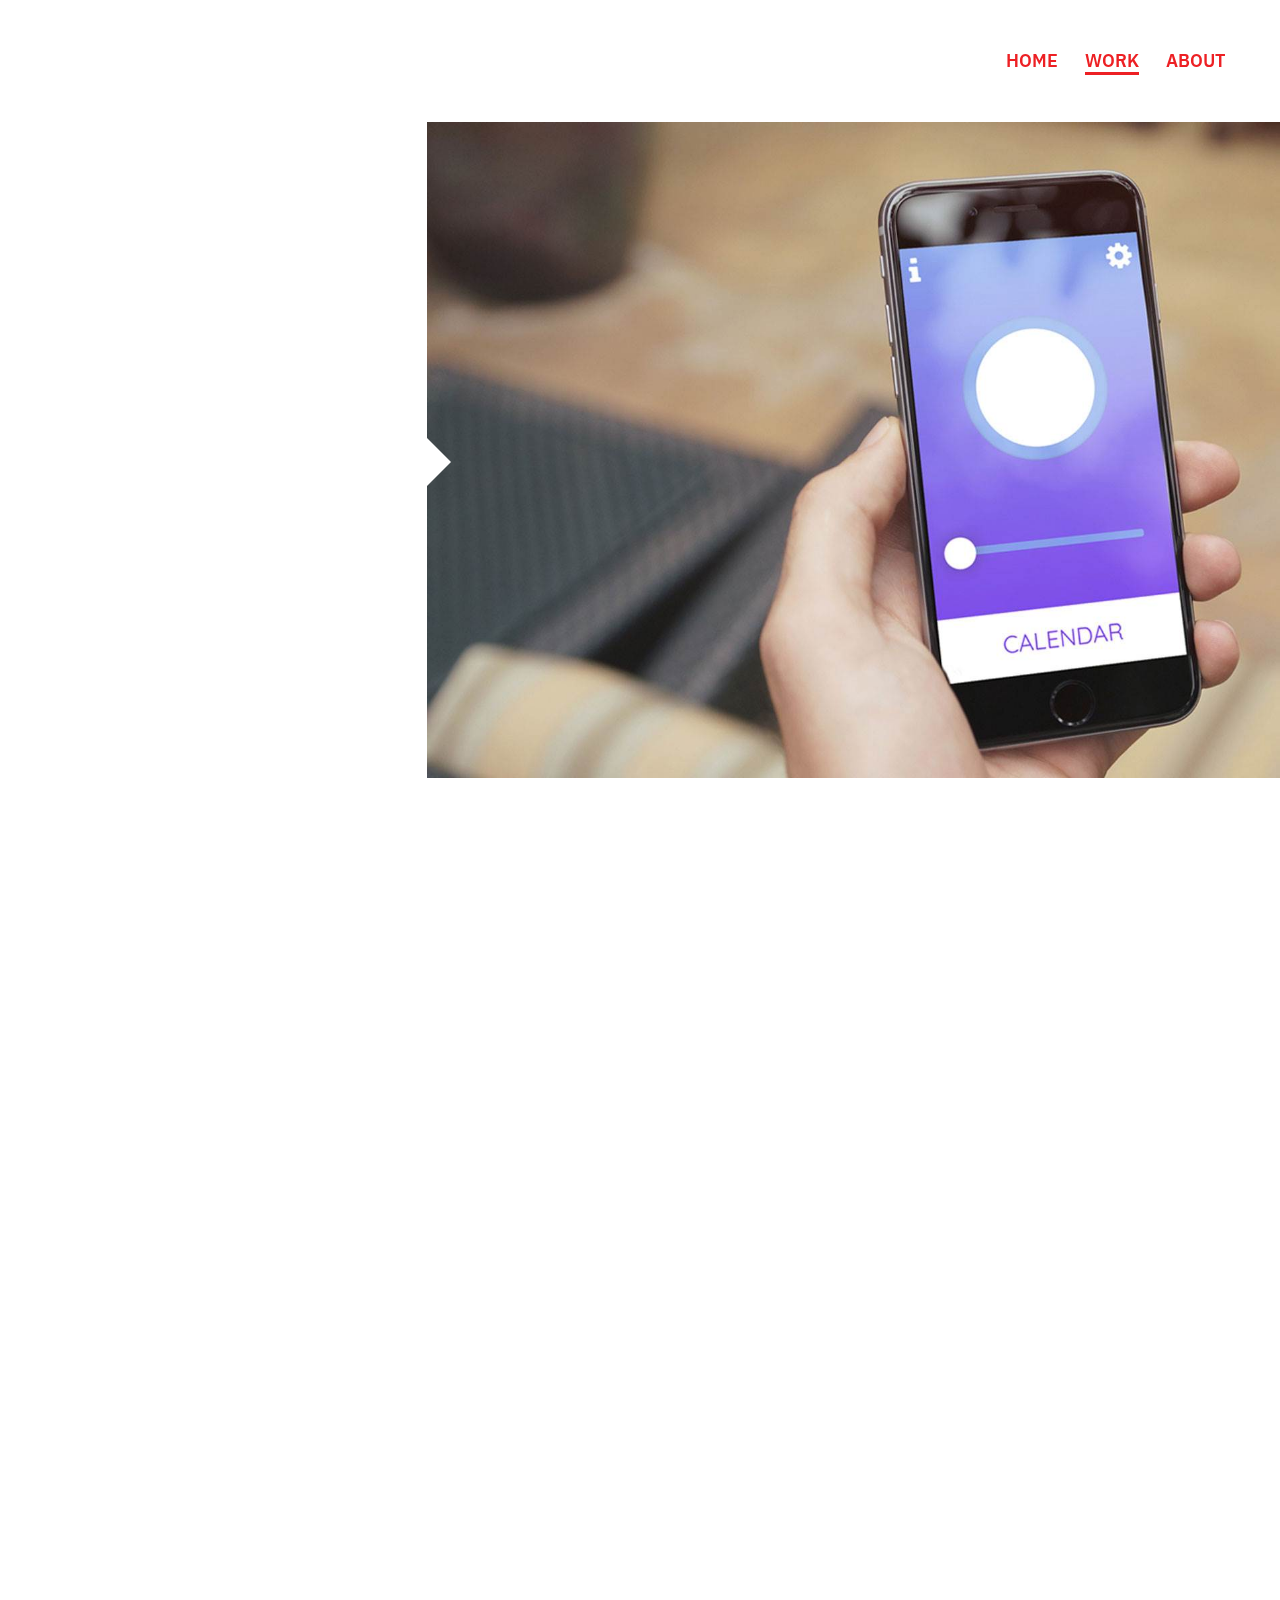
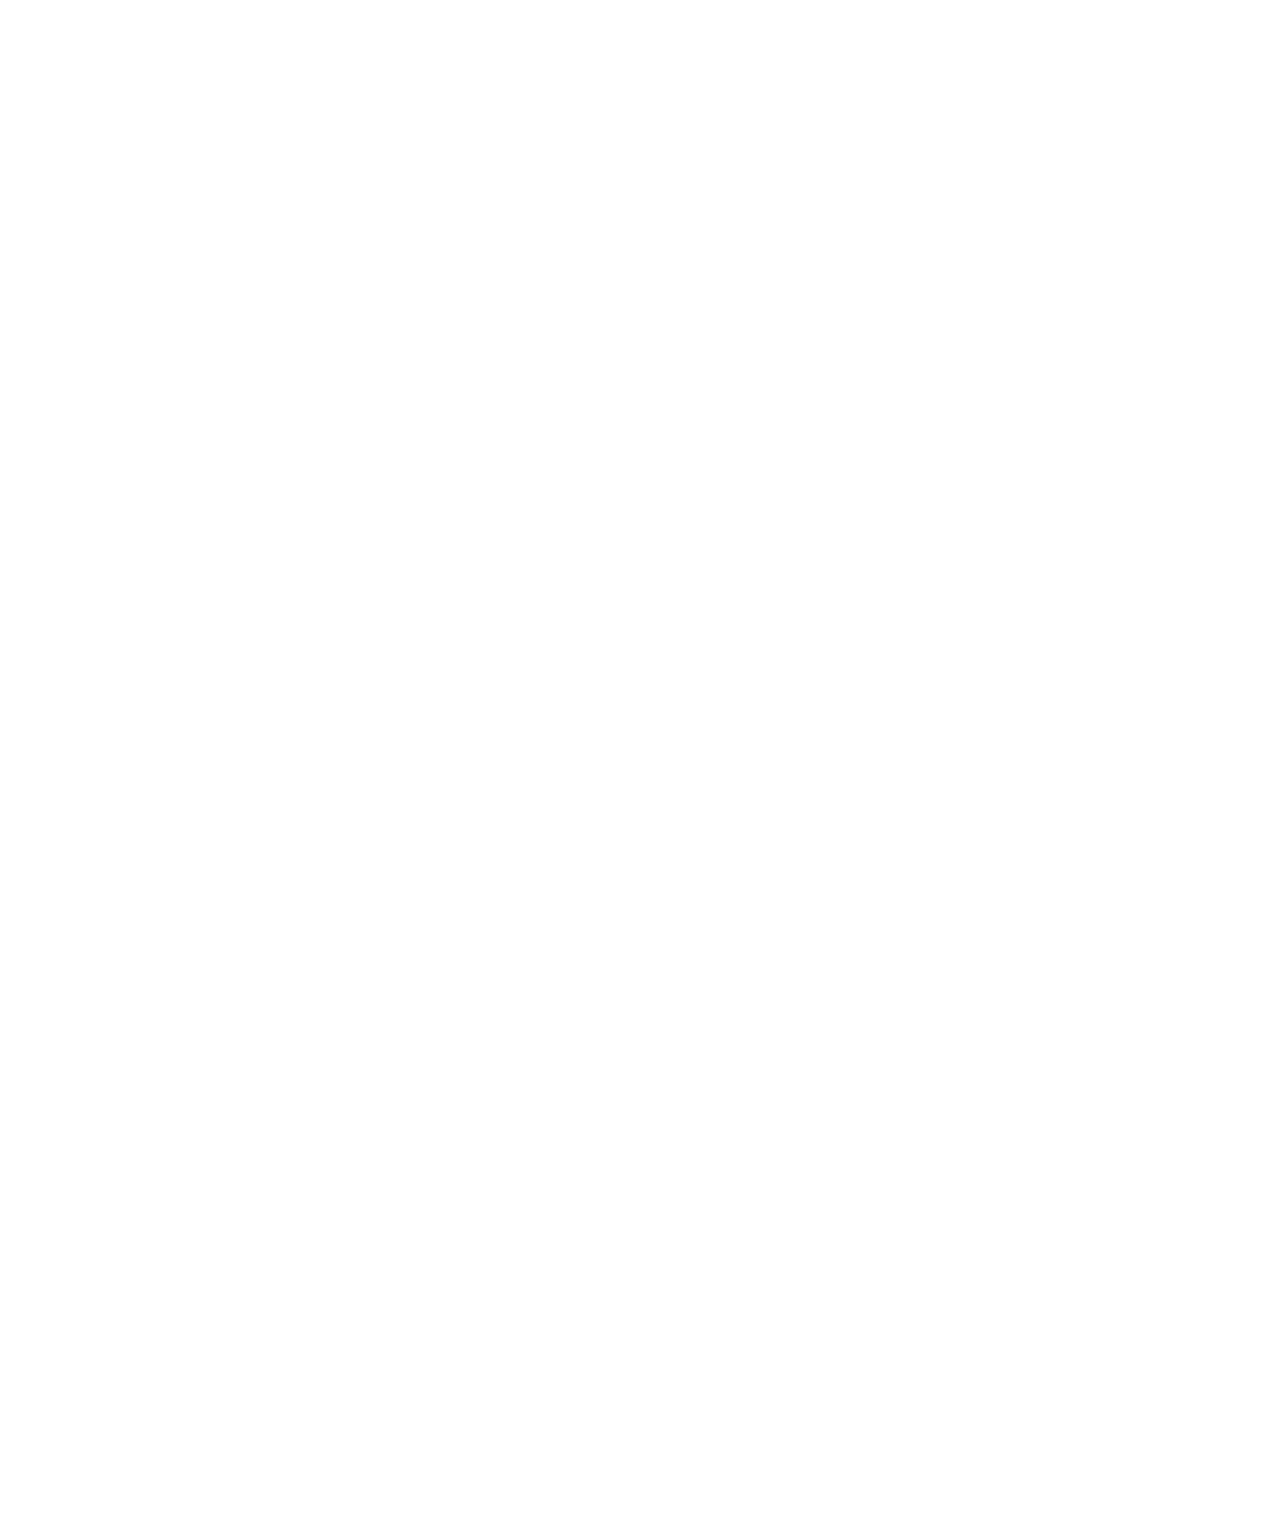
<file: recoup.html>
<!DOCTYPE html>
<html lang="en">

<head>
  <title>Recoup</title>
  <meta charset="utf-8">
  <meta name="viewport" content="width=device-width, initial-scale=1.0">
  <link rel="stylesheet" href="css/reset.css">
  <link rel="stylesheet" href="css/bootstrap.min.css">
  <link rel="stylesheet" href="css/portfolio.css">

  <!-- Favicon -->
  <link rel="apple-touch-icon" sizes="57x57" href="img/favicons/apple-icon-57x57.png">
  <link rel="apple-touch-icon" sizes="60x60" href="img/favicons/apple-icon-60x60.png">
  <link rel="apple-touch-icon" sizes="72x72" href="img/favicons/apple-icon-72x72.png">
  <link rel="apple-touch-icon" sizes="76x76" href="img/favicons/apple-icon-76x76.png">
  <link rel="apple-touch-icon" sizes="114x114" href="img/favicons/apple-icon-114x114.png">
  <link rel="apple-touch-icon" sizes="120x120" href="img/favicons/apple-icon-120x120.png">
  <link rel="apple-touch-icon" sizes="144x144" href="img/favicons/apple-icon-144x144.png">
  <link rel="apple-touch-icon" sizes="152x152" href="img/favicons/apple-icon-152x152.png">
  <link rel="apple-touch-icon" sizes="180x180" href="img/favicons/apple-icon-180x180.png">
  <link rel="icon" type="image/png" sizes="192x192" href="img/favicons/android-icon-192x192.png">
  <link rel="icon" type="image/png" sizes="32x32" href="img/favicons/favicon-32x32.png">
  <link rel="icon" type="image/png" sizes="96x96" href="img/favicons/favicon-96x96.png">
  <link rel="icon" type="image/png" sizes="16x16" href="img/favicons/favicon-16x16.png">
  <link rel="manifest" href="img/favicons/manifest.json">
  <meta name="msapplication-TileColor" content="#ffffff">
  <meta name="msapplication-TileImage" content="/ms-icon-144x144.png">
  <meta name="theme-color" content="#ffffff">
</head>

<body>
  <nav id="nav" class="primary-nav scroll-nav">
    <ul>
      <li><a href="index.html">Home</a></li>
      <li class="active"><a href="work.html">Work</a></li>
      <li><a href="about.html">About</a></li>
    </ul>
  </nav>
  <div id="main" class="container-fluid">
    <div class="col-md-4 work-single-text">
      <a href="work.html" class="return-link">Back to all Work</a>
      <h1 class="title">Recoup</h1>
      <span class="subtitle">Third Year Major Project</span>
      <article class="work-text">
        <section>
          <h2>Intoduction // Justification</h2>
          <p>
            Recoup was a project completed in college as part of a year-long Group IT module. In a group of four, we had to develop an app prototype. Our group decided to take it one step further and actually develop out the front-end. The app was centred around
            stress relief and breathing control. There was an animation on screen that users synchronised their breathing to and a system to log stressful periods to make note of patterns. Recoup was researched, designed and built by Susan O’Donovan,
            Katie O’Sullivan, Ian Watkins, and myself.
          </p>
        </section>
        <section>
          <h2>Low-Fidelity Mockups</h2>
          <p>
            One of the reasons that this group work was so harmonious was that we were all on the same page from very early on in the project. Once we had established what the goals of the project were, we started doing basic sketches of the interface. Everyone had
            similar ideas of what the interface should look like – there was a focus on minimal interaction choices as the person using it might be very stressed or panicking.
          </p>
        </section>
        <section>
          <h2>High-Fidelity Mockups</h2>
          <p>
            After the low-fidelity mockups had been developed to a stage that we were all happy with, I started developing high-fidelity mockups in Photoshop and Illustrator and putting them up in our group Facebook page to get quick feedback and changes. This was
            really worthwhile and it helped that the group members all had an eye for visual design and impending UX issues with the mockups presented. These quick iterations on the high-fidelity mockups were really efficient and effective at coming up
            with a better design.
          </p>
        </section>
        <section>
          <h2>Development</h2>
          <p>
            Once we had all signed off on the high-fidelity mockups, I started doing the front-end development. It was all just HTML, CSS and jQuery. At this time, I was not as competent with web languages as I am now – it was one of the most ambitious projects relative to my skill level that I had taken on that year. It was also the first time I had used HTML’s local storage (which was used to save theme preference). The group ran really efficiently at this point as the other group members transferred to doing research and user-needs and passed it onto me in really readable chunks. It meant that when we came to discussions or new features, there was always a database of research to inform our decision. I implemented a “scrum” like system for this stage of the project, partially because I wanted to try it out and partially because I thought it would be beneficial to the efficiency of the project. It turned out to be really useful and I proceeded to use it in some capacity in other group projects moving forward.
          </p>
        </section>
        <section>
          <h2>User Testing</h2>
          <p>
            We did some informal user testing with classmates and patient family members. This was the first time that I had user tested something that  I had built, which was a new experience. I started to see how you can lose site of the UX when you are the one building it, which was a good lesson to have early in my career. We got a lot of valuable information out of the user testing, primarily that people weren’t understanding what the app did, which was primarily due to an issue with labelling.
          </p>
        </section>
        <section>
          <h2>Conclusion</h2>
          <p>
            We all did really well in the assignment and our going beyond the call of duty proved worthwhile. Part of our plan was to talk to professionals in the industry (councillors) and get some informal feedback on whether or not the app would be useful. The two we talked to both had really positive feedback and helpful advice for the project. The group worked really well together and I learned a lot about playing a specific role in a team. It was a really important project for developing confidence in web languages too.
          </p>
        </section>
      </article>

      <a class="totop" href="#main">Beam me up</a>
      <img class="signature" src="img/signature-red.png" alt="signature">
      <div class="icons-bar">
        <a href="https://www.linkedin.com/in/robmcloughlin-ux/" target="_blank"></a>
        <a href="https://twitter.com/RobMcLoughlin2" target="_blank"></a>
        <a href="https://www.instagram.com/rob_mcloughlin/" target="_blank"></a>
        <a href="https://github.com/Rob-McLoughlin" target="_blank"></a>
        <a href="https://codepen.io/RobMcLoughlin/" target="_blank"></a>
      </div>
    </div>
    <div class="col-md-8 work-imgs" id="gallery-container">
      <img class="active-work-img" src="img/projects/recoup/1.jpg" alt="Image of the application in use">
      <img src="img/projects/recoup/2.jpg" alt="Early low-fidelity sketch">
      <img src="img/projects/recoup/3.jpg" alt="High-fidelity mockups">
      <img src="img/projects/recoup/4.jpg" alt="Image of the scrum board next to my desk at home">
      <img src="img/projects/recoup/5.jpg" alt="resulting documents of user tests">
      <img src="img/projects/recoup/6.jpg" alt="Image of three screens of the app">
      <ul id="pager">
      </ul>
    </div>
  </div>
  <script src="js/portfolio-dist.js"></script>
  <script src="js/work-single-dist.js"></script>
</body>

</html>
</file>
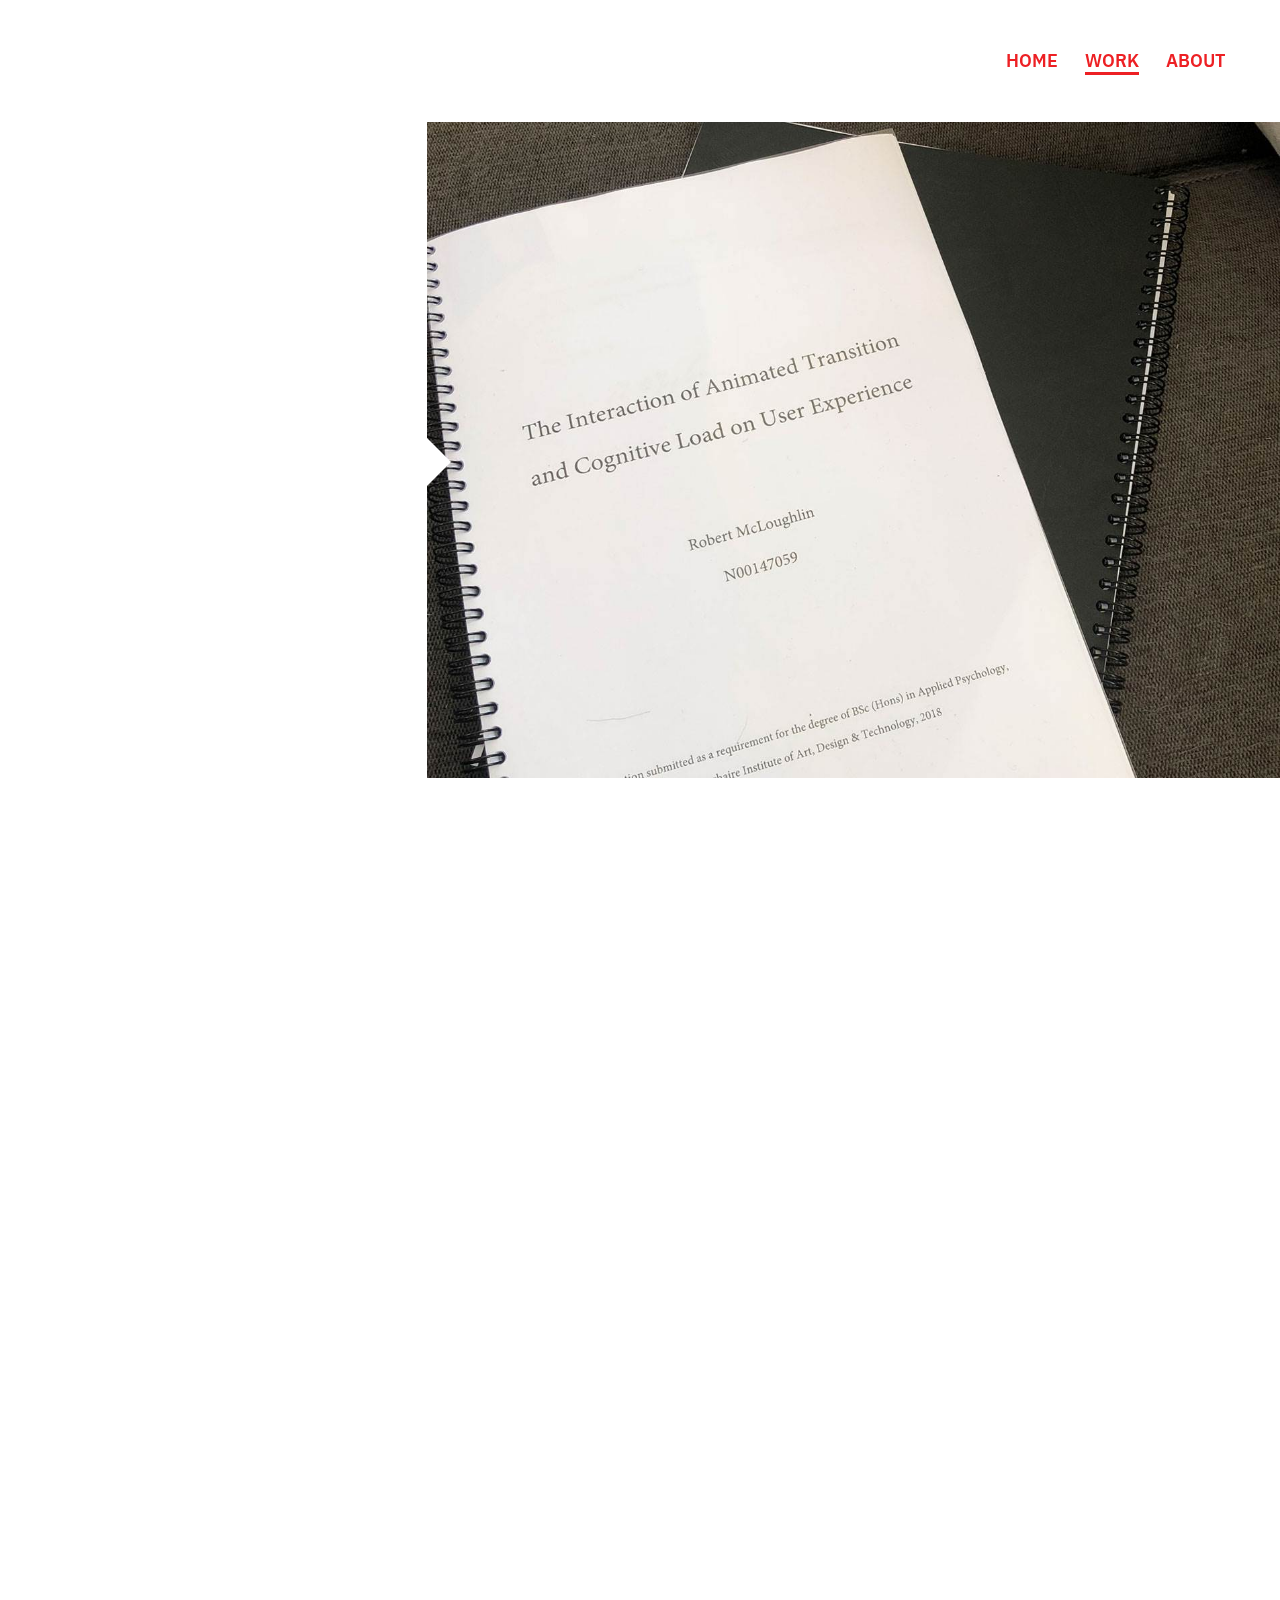
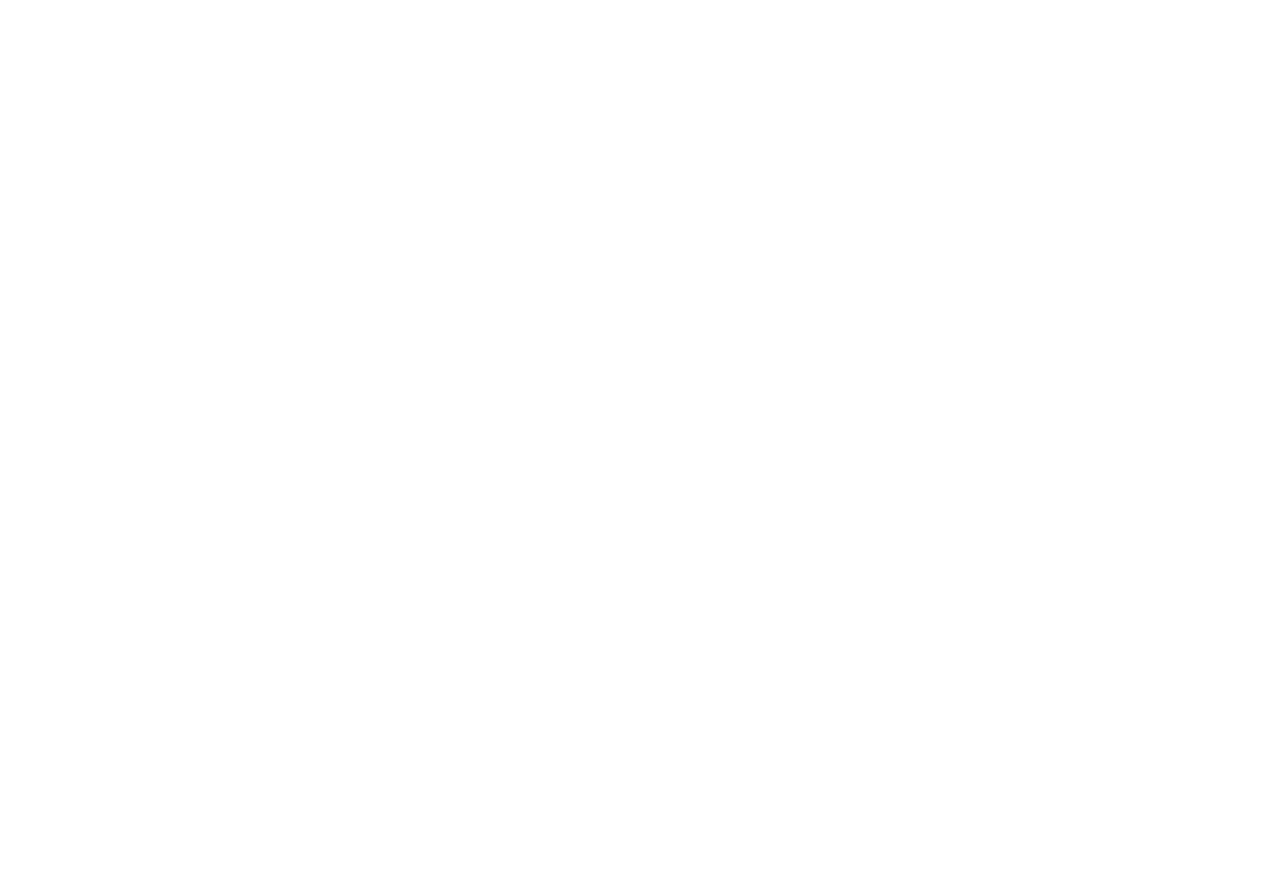
<file: thesis.html>
<!DOCTYPE html>
<html lang="en">

<head>
  <title>How Animation Affects UX</title>
  <meta charset="utf-8">
  <meta name="viewport" content="width=device-width, initial-scale=1.0">
  <link rel="stylesheet" href="css/reset.css">
  <link rel="stylesheet" href="css/bootstrap.min.css">
  <link rel="stylesheet" href="css/portfolio.css">

  <!-- Favicon -->
  <link rel="apple-touch-icon" sizes="57x57" href="img/favicons/apple-icon-57x57.png">
  <link rel="apple-touch-icon" sizes="60x60" href="img/favicons/apple-icon-60x60.png">
  <link rel="apple-touch-icon" sizes="72x72" href="img/favicons/apple-icon-72x72.png">
  <link rel="apple-touch-icon" sizes="76x76" href="img/favicons/apple-icon-76x76.png">
  <link rel="apple-touch-icon" sizes="114x114" href="img/favicons/apple-icon-114x114.png">
  <link rel="apple-touch-icon" sizes="120x120" href="img/favicons/apple-icon-120x120.png">
  <link rel="apple-touch-icon" sizes="144x144" href="img/favicons/apple-icon-144x144.png">
  <link rel="apple-touch-icon" sizes="152x152" href="img/favicons/apple-icon-152x152.png">
  <link rel="apple-touch-icon" sizes="180x180" href="img/favicons/apple-icon-180x180.png">
  <link rel="icon" type="image/png" sizes="192x192" href="img/favicons/android-icon-192x192.png">
  <link rel="icon" type="image/png" sizes="32x32" href="img/favicons/favicon-32x32.png">
  <link rel="icon" type="image/png" sizes="96x96" href="img/favicons/favicon-96x96.png">
  <link rel="icon" type="image/png" sizes="16x16" href="img/favicons/favicon-16x16.png">
  <link rel="manifest" href="img/favicons/manifest.json">
  <meta name="msapplication-TileColor" content="#ffffff">
  <meta name="msapplication-TileImage" content="/ms-icon-144x144.png">
  <meta name="theme-color" content="#ffffff">
</head>

<body>
  <nav id="nav" class="primary-nav scroll-nav">
    <ul>
      <li><a href="index.html">Home</a></li>
      <li class="active"><a href="work.html">Work</a></li>
      <li><a href="about.html">About</a></li>
    </ul>
  </nav>
  <div id="main" class="container-fluid">
    <div class="col-md-4 work-single-text">
      <a href="work.html" class="return-link">Back to all Work</a>
      <h1 class="title">How Animation Affects UX</h1>
      <span class="subtitle">Major Research Project</span>
      <article class="work-text">
        <section>
          <h2>Intoduction // Justification</h2>
          <p>The aim of this project was to explore how using animated transitions between states of a website interface would affect user experience. This relationship was expected to be moderated by how much cognitive load or mental effort the animation caused for the user. The idea was that animation might be helpful, but if it’s too complex or elaborate, it might increase the amount of mental effort needed to use the website, harming the user experience. Measuring the effects of animation this way also allowed for an examination of the relationship between cognitive load and user experience.</p>
        </section>
        <section>
          <h2>Project Description</h2>
          <p>User Experience (UX) is a field that is growing and gaining popularity as more and more digital products are released. UX teams will often test a specific component of a user interface (UI) with users to examine how changing it affects their perceived quality of UX. Cognitive Load Theory suggests that if a user’s cognitive resources are exceeded by an interface then understanding and learning will be impeded. This would suggest that keeping user’s cognitive load to minimum is important to UX. As web technologies improve, more animation is being used in UI design, but there is not a lot of research into how it affects UX. A simple image-gallery UI was developed with HTML, CSS and JavaScript for this project that allowed for maximum customisation in testing. Users clicked on the images to open them in an expanded view and this transition was animated in different ways. Users clicked on all of the images with buildings in them, similar to a CAPTCHA task, then completed two questionnaires measuring cognitive load experienced in the task and their perceived quality of UX. </p>
        </section>
        <section>
          <h2>Project Findings</h2>
          <p>This project did not find any statistically significant differences between animated and non-animated interfaces on their quality of UX or any significant interaction between animated transition and cognitive load on UX. This was likely due to a relatively small sample size of 77 participants and an issue with the complexity of the task the users had to do. This study is the first to look at cognitive load in the context of such a specific UI context. Including cognitive load in the context of UX could be valuable and provide insight into the relationship between a user’s working memory and perceived quality of user experience.</p>
        </section>
        <section>
          <h2>Download Full Report</h2>
          <p><a href="downloads\Rob McLoughlin How Animation Affects UX.pdf" class="download" download>You can download the a pdf of the full research project here</a></p>
        </section>
      </article>

      <a class="totop" href="#main">Beam me up</a>
      <img class="signature" src="img/signature-red.png" alt="signature">
      <div class="icons-bar">
        <a href="https://www.linkedin.com/in/robmcloughlin-ux/" target="_blank"></a>
        <a href="https://twitter.com/RobMcLoughlin2" target="_blank"></a>
        <a href="https://www.instagram.com/rob_mcloughlin/" target="_blank"></a>
        <a href="https://github.com/Rob-McLoughlin" target="_blank"></a>
        <a href="https://codepen.io/RobMcLoughlin/" target="_blank"></a>
      </div>
    </div>
    <div class="col-md-8 work-imgs" id="gallery-container">
      <img class="active-work-img" src="img/projects/thesis/1.JPG" alt="picture of finished report on project">
      <img src="img/projects/thesis/2.gif" alt="Image of animation types, credit to /u/Jrcanest on reddit">
      <img src="img/projects/thesis/3.jpg" alt="mockup of someone completing the experiment">
      <img src="img/projects/thesis/4.JPG" alt="two hard copies of the report">
      <ul id="pager">
      </ul>
    </div>
  </div>
  <script src="js/portfolio-dist.js"></script>
  <script src="js/work-single-dist.js"></script>
</body>

</html>
</file>
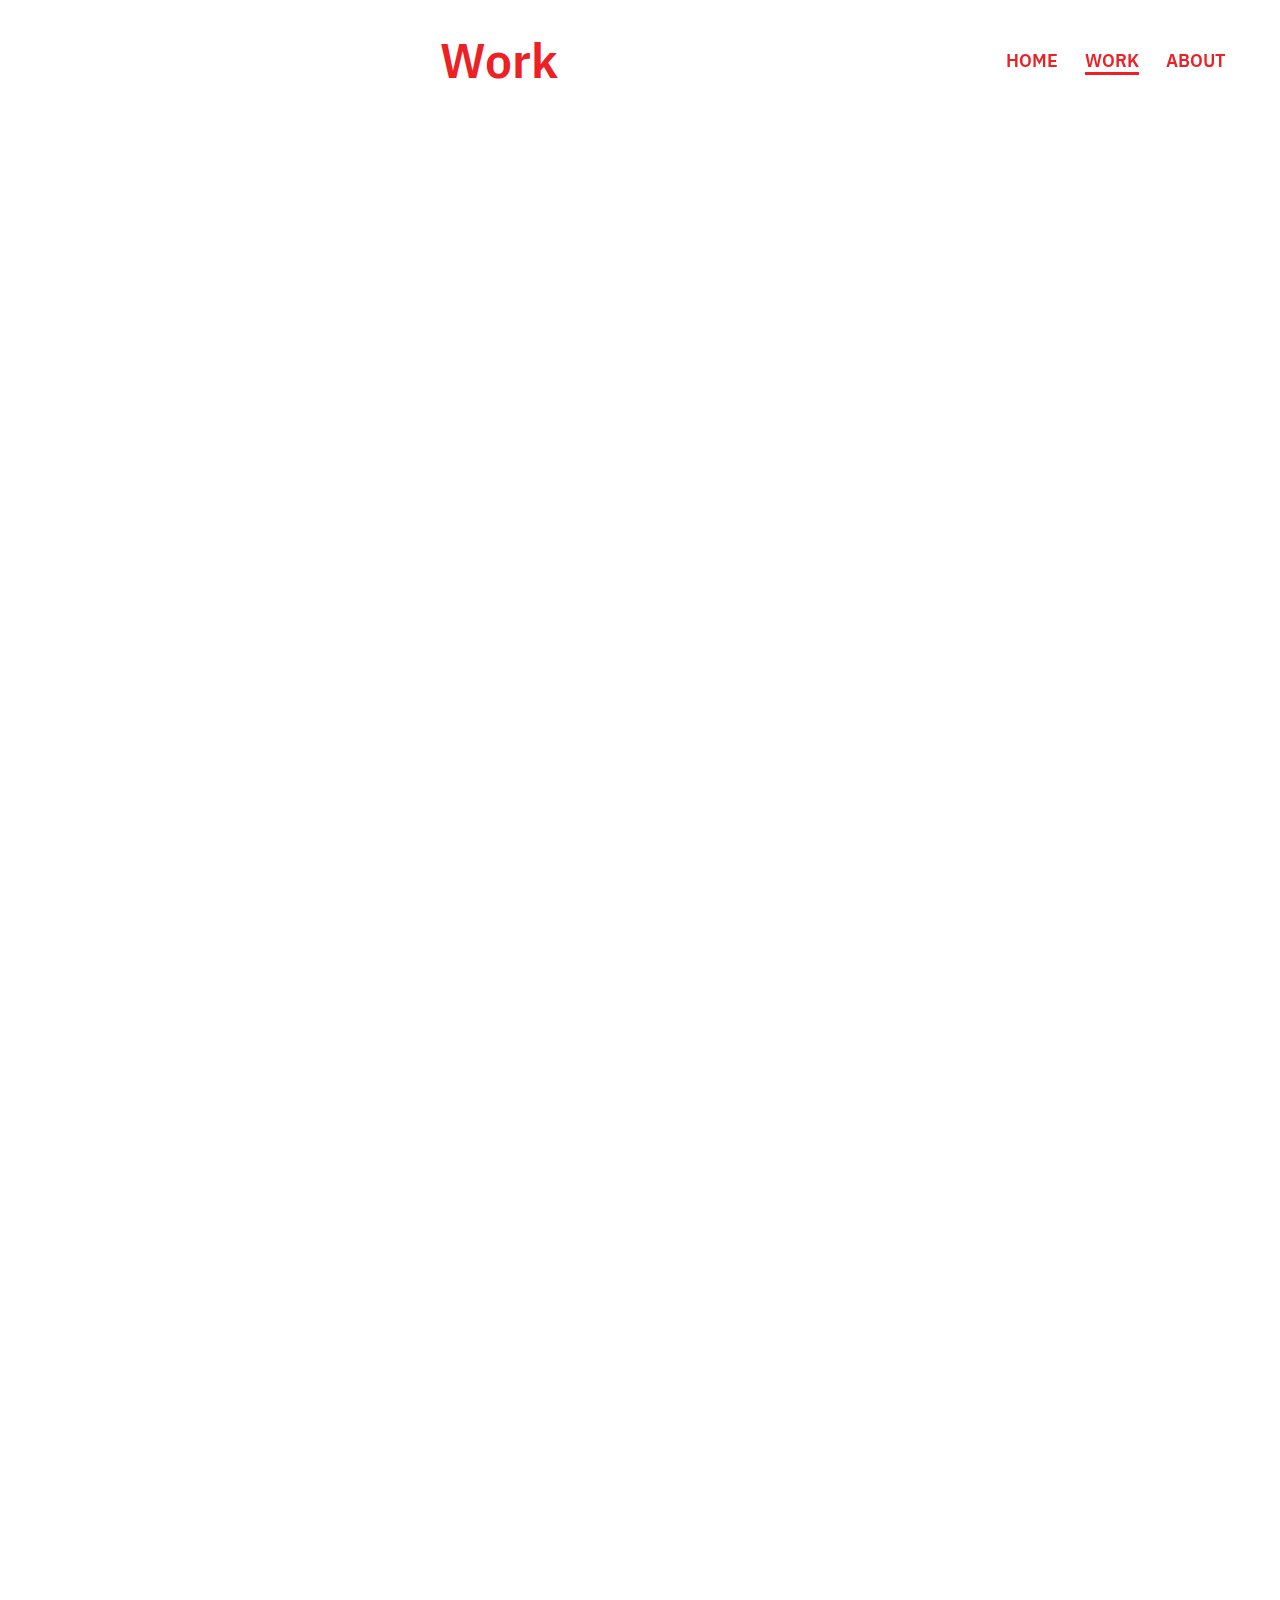
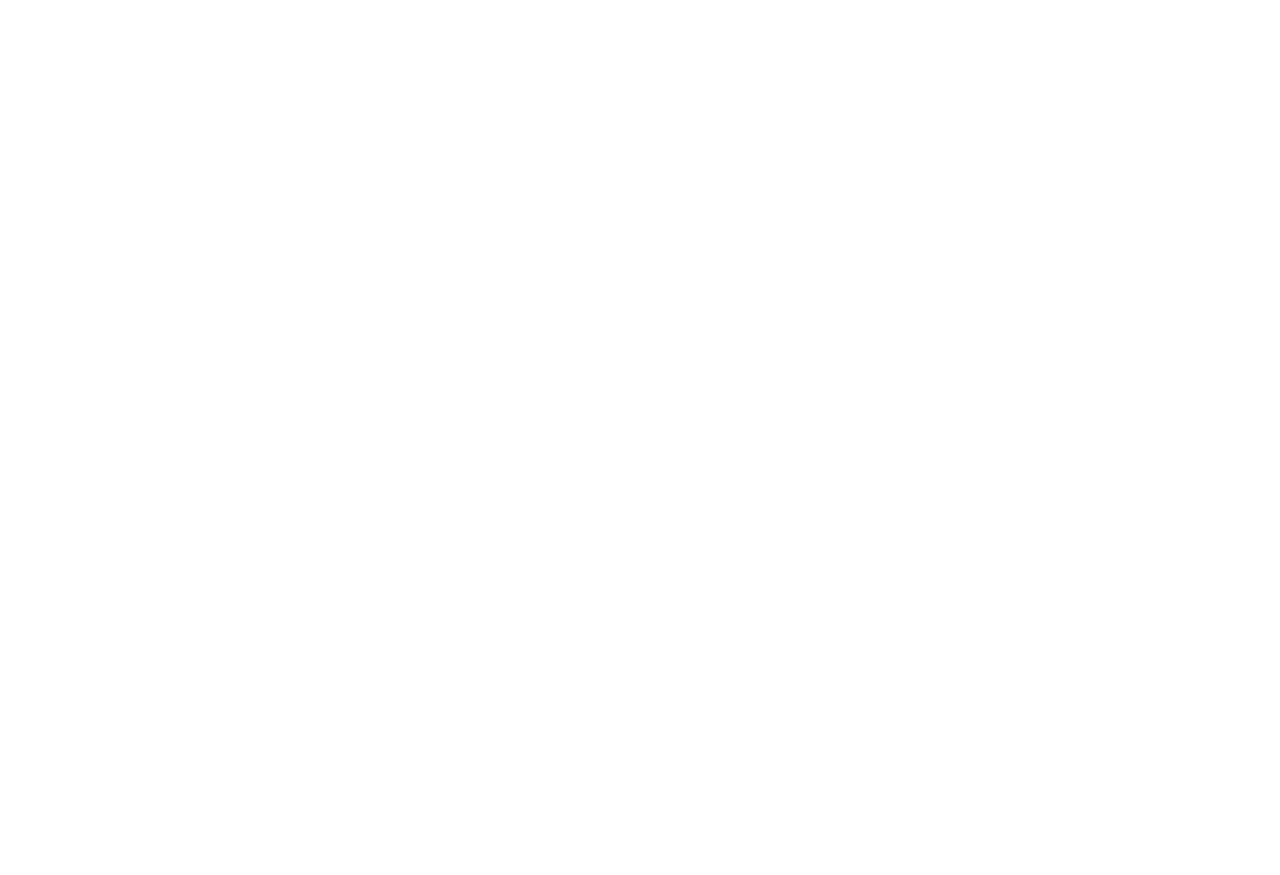
<file: work.html>
<!DOCTYPE html>
<html lang="en">

<head>
  <title>Rob McLoughlin View Work</title>
  <meta charset="utf-8">
  <meta name="viewport" content="width=device-width, initial-scale=1.0">
  <link rel="stylesheet" href="css/reset.css">
  <link rel="stylesheet" href="css/bootstrap.min.css">
  <link rel="stylesheet" href="css/portfolio.css">

  <!-- Favicon -->
  <link rel="apple-touch-icon" sizes="57x57" href="img/favicons/apple-icon-57x57.png">
  <link rel="apple-touch-icon" sizes="60x60" href="img/favicons/apple-icon-60x60.png">
  <link rel="apple-touch-icon" sizes="72x72" href="img/favicons/apple-icon-72x72.png">
  <link rel="apple-touch-icon" sizes="76x76" href="img/favicons/apple-icon-76x76.png">
  <link rel="apple-touch-icon" sizes="114x114" href="img/favicons/apple-icon-114x114.png">
  <link rel="apple-touch-icon" sizes="120x120" href="img/favicons/apple-icon-120x120.png">
  <link rel="apple-touch-icon" sizes="144x144" href="img/favicons/apple-icon-144x144.png">
  <link rel="apple-touch-icon" sizes="152x152" href="img/favicons/apple-icon-152x152.png">
  <link rel="apple-touch-icon" sizes="180x180" href="img/favicons/apple-icon-180x180.png">
  <link rel="icon" type="image/png" sizes="192x192" href="img/favicons/android-icon-192x192.png">
  <link rel="icon" type="image/png" sizes="32x32" href="img/favicons/favicon-32x32.png">
  <link rel="icon" type="image/png" sizes="96x96" href="img/favicons/favicon-96x96.png">
  <link rel="icon" type="image/png" sizes="16x16" href="img/favicons/favicon-16x16.png">
  <link rel="manifest" href="img/favicons/manifest.json">
  <meta name="msapplication-TileColor" content="#ffffff">
  <meta name="msapplication-TileImage" content="/ms-icon-144x144.png">
  <meta name="theme-color" content="#ffffff">
</head>

<body>
  <nav id="nav" class="primary-nav scroll-nav">
    <ul>
      <li><a href="index.html">Home</a></li>
      <li class="active"><a href="work.html">Work</a></li>
      <li><a href="about.html">About</a></li>
    </ul>
  </nav>
  <div class="container-fluid work-fluid">
    <div class="col-lg-3 case-study-highlight" id="work-highlight">
      <a href="thesis.html">How animation affects user experience <br><span>2018</span></a>
    </div>
    <div class="col-lg-9 work-container">
      <h1 class="title">Work</h1>

      <div class="work-thumbnails">
        <ul>
          <li class="thumbnail-container">
            <a href="thesis.html">
              <img src="img/projects/thumbnails/thesis.jpg" alt="work-thumbnail" class="thumbnail">
            </a>
            <a href="thesis.html" class="title">How animation affects user experience <span class="date">2018</span></a>
          </li>
          <li class="thumbnail-container">
            <a href="chloecampaign.html">
              <img src="img/projects/thumbnails/chloecampaign.jpg" alt="work-thumbnail" class="thumbnail">
            </a>
            <a href="chloecampaign.html" class="title">Chloe Power SU President Campaign <span class="date">2018</span></a>
          </li>
          <li class="thumbnail-container">
            <a href="sorchaportfolio.html">
              <img src="img/projects/thumbnails/sorcha.jpg" alt="work-thumbnail" class="thumbnail">
            </a>
            <a href="sorchaportfolio.html" class="title">Sorcha O'Raw Embroidery Portfolio <span class="date">2018</span></a>
          </li>
          <li class="thumbnail-container"><a href="iadstuposters.html">
            <img src="img/projects/thumbnails/iadtsupost.jpg" alt="work-thumbnail" class="thumbnail"></a>
            <a href="iadstuposters.html" class="title">IADTSU Repeal <br>Poster Campaign <span class="date">2018</span></a>
          </li>
          <li class="thumbnail-container"><a href="dbiketracker.html">
            <img src="img/projects/thumbnails/dbike.jpg" alt="work-thumbnail" class="thumbnail"></a>
            <a href="dbiketracker.html" class="title">dBike <br>Tracker <span class="date">2018</span></a>
          </li>
          <br>
          <li class="thumbnail-container"><a href="iadtsurepeal.html">
            <img src="img/projects/thumbnails/iadtsurepeal.jpg" alt="work-thumbnail" class="thumbnail"></a>
            <a href="iadtsurepeal.html" class="title">IADTSU Repeal Branding <span class="date">2017</span></a>
          </li>
          <li class="thumbnail-container"><a href="recoup.html">
            <img src="img/projects/thumbnails/recoup.jpg" alt="work-thumbnail" class="thumbnail"></a>
            <a href="recoup.html" class="title">Recoup <span class="date">2017</span></a>
          </li>
          <li class="thumbnail-container"><a href="flyingsouth.html">
            <img src="img/projects/thumbnails/flyingsouth.jpg" alt="work-thumbnail" class="thumbnail"></a>
            <a href="flyingsouth.html" class="title">Flying South <span class="date">2017</span></a>
          </li>
          <li class="thumbnail-container"><a href="letsgo.html">
            <img src="img/projects/thumbnails/letsgo.jpg" alt="work-thumbnail" class="thumbnail"></a>
            <a href="letsgo.html" class="title">Let's Go <span class="date">2016</span></a>
          </li>
          <li class="thumbnail-container"><a href="beaconmedical.html">
            <img src="img/projects/thumbnails/beacon.jpg" alt="work-thumbnail" class="thumbnail"></a>
            <a href="beaconmedical.html" class="title">Beacon Medical <span class="date">2015</span></a>
          </li>
        </ul>
      </div>
    </div>
  </div>
  <script src="js/portfolio.js"></script>
  <script src="js/work.js"></script>
</body>

</html>
</file>
<file: css/portfolio.css>
@import url("https://fonts.googleapis.com/css?family=IBM+Plex+Sans:400,600");@-webkit-keyframes dropIn{0%{opacity:0;-webkit-transform:translateY(-10px);transform:translateY(-10px)}to{opacity:1;-webkit-transform:translateY(0px);transform:translateY(0px)}}@keyframes dropIn{0%{opacity:0;-webkit-transform:translateY(-10px);transform:translateY(-10px)}to{opacity:1;-webkit-transform:translateY(0px);transform:translateY(0px)}}@-webkit-keyframes dropDown{0%{opacity:0;-webkit-transform:translateY(10px);transform:translateY(10px)}to{opacity:1;-webkit-transform:translateY(0px);transform:translateY(0px)}}@keyframes dropDown{0%{opacity:0;-webkit-transform:translateY(10px);transform:translateY(10px)}to{opacity:1;-webkit-transform:translateY(0px);transform:translateY(0px)}}@-webkit-keyframes fadeInCase{0%{opacity:0}to{opacity:1}}@keyframes fadeInCase{0%{opacity:0}to{opacity:1}}@-webkit-keyframes fadeOut{0%{opacity:1}to{opacity:0}}@keyframes fadeOut{0%{opacity:1}to{opacity:0}}@-webkit-keyframes flashRed{0%{border-left-color:#fff}50%{border-left-color:#ed2024}to{border-left-color:#fff}}@keyframes flashRed{0%{border-left-color:#fff}50%{border-left-color:#ed2024}to{border-left-color:#fff}}body{margin:0px;padding:0px;font-family:'IBM Plex Sans', Helvetica, Arial, sans-serif;color:#000}.red-text{color:#ed2024}p{font-size:16px;line-height:24px;margin-bottom:12px}p a{color:#ed2024!important}p a:hover{border-bottom:2px solid #ed2024}h1{font-size:48px;font-weight:600;margin:0px}h1.title{color:#ed2024;line-height:120px}h2{font-size:36px;font-weight:600;margin:0px}::-moz-selection{background:#ed2024;color:#fff}::selection{background:#ed2024;color:#fff}::-moz-selection{background:#ed2024;color:#fff}a,a:active,a:focus,a:hover,a:visited{color:inherit;text-decoration:none!important}div.container-fluid{padding-left:0px;padding-right:0px}nav.primary-nav{position:fixed;right:72px;top:48px;z-index:9;-webkit-transition:all 0.8s ease;-o-transition:all 0.8s ease;transition:all 0.8s ease}nav.primary-nav ul{list-style:none}nav.primary-nav ul li{display:inline;margin-left:24px;font-size:18px;text-transform:uppercase;color:#ed2024;font-weight:600}nav.primary-nav ul li.active,nav.primary-nav ul li:hover{border-bottom:3px solid #ed2024}nav.light-nav{-webkit-transition:all 0.8s ease;-o-transition:all 0.8s ease;transition:all 0.8s ease}nav.light-nav ul li{color:#fff}nav.light-nav ul li.active,nav.light-nav ul li:hover{border-bottom:3px solid #fff}div.card{position:relative;background:#fff;-webkit-box-shadow:0px 0px 95px 0px rgba(0, 0, 0, 0.1);box-shadow:0px 0px 95px 0px rgba(0, 0, 0, 0.1);padding:120px}div.card:after{position:absolute;top:0px;right:0px;height:48px;width:48px;background:#ed2024}a.button{position:relative;display:block;text-align:center;border:4px solid #ed2024;text-transform:uppercase;font-weight:600;font-size:18px;color:#ed2024;padding:6px 0px;width:180px;-webkit-transition:0.2s ease-out;-o-transition:0.2s ease-out;transition:0.2s ease-out;-webkit-box-sizing:border-box;box-sizing:border-box}a.button:hover{background:#ed2024;color:#fff}div.icons-bar{display:-webkit-box;display:-ms-flexbox;display:flex;-webkit-box-pack:justify;-ms-flex-pack:justify;justify-content:space-between;width:60%;height:32px}div.icons-bar a{height:32px;width:32px;background-size:contain;-webkit-transition:0.2s ease-out;-o-transition:0.2s ease-out;transition:0.2s ease-out;opacity:0;-webkit-animation:dropIn 0.2s ease forwards;animation:dropIn 0.2s ease forwards;-webkit-animation-delay:0.2s;animation-delay:0.2s}div.icons-bar a:hover{-webkit-transform:translateY(-3px);-ms-transform:translateY(-3px);transform:translateY(-3px);opacity:0.6}div.icons-bar a:first-of-type{background-image:url("../img/icons/linkedin.png")}div.icons-bar a:nth-of-type(2){background-image:url("../img/icons/twitter.png");-webkit-animation-delay:0.3s;animation-delay:0.3s}div.icons-bar a:nth-of-type(3){background-image:url("../img/icons/instagram.png");-webkit-animation-delay:0.4s;animation-delay:0.4s}div.icons-bar a:nth-of-type(4){background-image:url("../img/icons/github.png");-webkit-animation-delay:0.5s;animation-delay:0.5s}div.icons-bar a:nth-of-type(5){background-image:url("../img/icons/codepen.png");-webkit-animation-delay:0.6s;animation-delay:0.6s}a.return-link{line-height:24px;color:#ed2024}div.home-container{height:100vh;width:100%;display:-webkit-box;display:-ms-flexbox;display:flex;-webkit-box-align:center;-ms-flex-align:center;align-items:center;overflow:hidden;position:relative}div.home-card{display:-webkit-box;display:-ms-flexbox;display:flex;-ms-flex-wrap:wrap;flex-wrap:wrap;-webkit-box-align:center;-ms-flex-align:center;align-items:center;-webkit-box-pack:center;-ms-flex-pack:center;justify-content:center;opacity:0;-webkit-transform:translateY(-10px);-ms-transform:translateY(-10px);transform:translateY(-10px);-webkit-animation:dropIn 0.8s forwards cubic-bezier(0.56, 0.58, 0.42, 1.37);animation:dropIn 0.8s forwards cubic-bezier(0.56, 0.58, 0.42, 1.37);height:auto}div.home-card h1{-ms-flex-item-align:start;align-self:flex-start}div.home-card div.buttons{padding:24px 0px}div.home-card div.buttons a{margin:0px 6px;float:left}div.home-card div.icons-bar{-ms-flex-item-align:end;align-self:flex-end}img.home-background-img{position:absolute;z-index:0;bottom:0px;left:0px;top:0px;width:100%;height:auto;opacity:0;-webkit-animation:fadeInCase 0.8s ease forwards 0.8s;animation:fadeInCase 0.8s ease forwards 0.8s}video.home-background-video{position:absolute;z-index:0;top:0px;left:0px;height:100vh;width:100vw}nav.primary-nav.scroll-nav{right:55px}div.work-fluid{padding:0px}div.case-study-highlight{height:100vh;background:gray;background:url("../img/projects/highlight.jpg");background-position:50%;background-size:cover;display:-webkit-box;display:-ms-flexbox;display:flex;padding:48px;opacity:0;-webkit-animation:fadeInCase 0.8s linear forwards;animation:fadeInCase 0.8s linear forwards;-webkit-animation-delay:0.8s;animation-delay:0.8s;position:fixed;left:0px}div.case-study-highlight:after{content:'';background:-webkit-gradient(linear, left bottom, left top, from(rgba(0, 0, 0, 0.6)), to(transparent));background:-webkit-linear-gradient(bottom, rgba(0, 0, 0, 0.6) 0%, transparent 100%);background:-o-linear-gradient(bottom, rgba(0, 0, 0, 0.6) 0%, transparent 100%);background:linear-gradient(0deg, rgba(0, 0, 0, 0.6) 0%, transparent 100%);position:absolute;bottom:0px;left:0px;height:100%;width:100%;z-index:0}div.case-study-highlight a{font-size:36px;font-weight:600;margin:0px;opacity:0;color:#fff;-ms-flex-item-align:end;align-self:flex-end;text-transform:capitalize;z-index:1;-webkit-animation:fadeInCase 0.8s linear forwards;animation:fadeInCase 0.8s linear forwards;-webkit-animation-delay:1.2s;animation-delay:1.2s;-webkit-transition:0.2s ease-out;-o-transition:0.2s ease-out;transition:0.2s ease-out}div.case-study-highlight a:hover{color:#ed2024}div.case-study-highlight a:before{content:'highlight';font-size:18px;display:block;text-transform:uppercase;color:rgba(255, 255, 255, 0.5)}div.case-study-highlight a span{font-weight:400}div.work-container{padding:72px 120px;padding-top:0px;height:100vh;display:-webkit-box;display:-ms-flexbox;display:flex;-ms-flex-wrap:wrap;flex-wrap:wrap;-webkit-box-align:center;-ms-flex-align:center;align-items:center;-webkit-box-pack:left;-ms-flex-pack:left;justify-content:left;margin-left:25%}div.work-container div.work-thumbnails ul{list-style:none}div.work-container div.work-thumbnails ul li{-webkit-transform:translateY(-12px);-ms-transform:translateY(-12px);transform:translateY(-12px);opacity:0;display:block;position:relative;width:21%;height:auto;min-height:300px;overflow:hidden;float:left;margin-left:36px;margin-bottom:12px;-webkit-animation:dropIn 0.8s forwards cubic-bezier(0.56, 0.58, 0.42, 1.37);animation:dropIn 0.8s forwards cubic-bezier(0.56, 0.58, 0.42, 1.37)}div.work-container div.work-thumbnails ul li:first-of-type,div.work-container div.work-thumbnails ul li:nth-of-type(5),div.work-container div.work-thumbnails ul li:nth-of-type(9){margin-left:0px}div.work-container div.work-thumbnails ul li img{display:block;height:auto;width:100%;-webkit-filter:grayscale(100%);filter:grayscale(100%);-webkit-transition:all 0.2s ease-out;-o-transition:all 0.2s ease-out;transition:all 0.2s ease-out;margin-bottom:12px}div.work-container div.work-thumbnails ul li a{color:#000;font-weight:600;font-size:16px;text-transform:capitalize;line-height:1.2;-webkit-transition:all 0.2s ease-out;-o-transition:all 0.2s ease-out;transition:all 0.2s ease-out}div.work-container div.work-thumbnails ul li a span.date{display:block;font-weight:400;margin-top:6px}div.work-container div.work-thumbnails ul li:hover img{-webkit-filter:grayscale(0%);filter:grayscale(0%)}div.work-container div.work-thumbnails ul li:hover a{color:#ed2024}div.work-container div.work-thumbnails ul li:nth-of-type(2){-webkit-animation-delay:0.2s;animation-delay:0.2s}div.work-container div.work-thumbnails ul li:nth-of-type(3){-webkit-animation-delay:0.4s;animation-delay:0.4s}div.work-container div.work-thumbnails ul li:nth-of-type(4){-webkit-animation-delay:0.6s;animation-delay:0.6s}div.work-container li.thumbnail-container:after{position:absolute;width:100%;text-align:center;top:0%;left:0px;font-size:18px;color:#fff;font-weight:600;background:rgba(237, 32, 36, 0.8);padding:12px 0px;pointer-events:none;opacity:0;-webkit-transition:0.4s ease 0s;-o-transition:0.4s ease 0s;transition:0.4s ease 0s}div.work-container li.thumbnail-container.work-research:after{content:"Research"}div.work-container li.thumbnail-container.work-graphic:after{content:"Graphic Design"}div.work-container li.thumbnail-container.work-design:after{content:"UI Design"}div.work-container li.thumbnail-container.work-dandd:after{content:"Design & Development"}div.work-container li.thumbnail-container:hover:after{opacity:1}div.abt-text{padding:72px 48px;height:100vh;display:-webkit-box;display:-ms-flexbox;display:flex;-ms-flex-wrap:wrap;flex-wrap:wrap;-ms-flex-line-pack:center;align-content:center}div.abt-text a.return-link{width:100%}div.abt-text a.return-link:hover{text-decoration:underline}div.abt-text h1{margin-top:auto;-ms-flex-item-align:start;align-self:flex-start}div.abt-text p{opacity:0;-webkit-transform:translateY(-10px);-ms-transform:translateY(-10px);transform:translateY(-10px);-webkit-animation:dropIn 0.8s ease forwards;animation:dropIn 0.8s ease forwards;display:block;-ms-flex-item-align:start;align-self:flex-start}div.abt-text p:nth-of-type(2){-webkit-animation-delay:0.2s;animation-delay:0.2s}div.abt-text p:nth-of-type(3){-webkit-animation-delay:0.4s;animation-delay:0.4s}div.abt-text div.icons-bar{margin-left:20%;margin-top:48px;-ms-flex-item-align:end;align-self:flex-end}div.abt-img{position:relative;height:100vh;overflow:hidden}div.abt-img img{position:absolute;left:0%;top:0%;height:auto;width:100%;-webkit-filter:grayscale(100%);filter:grayscale(100%);opacity:0;-webkit-animation:fadeInCase 0.8s ease forwards;animation:fadeInCase 0.8s ease forwards;-webkit-animation-delay:0.6s;animation-delay:0.6s}div.work-single-text{padding:96px 48px;position:relative;height:auto;z-index:1;background:#fff;opacity:0;-webkit-animation:dropDown 0.8s cubic-bezier(0.56, 0.58, 0.42, 1.37) forwards;animation:dropDown 0.8s cubic-bezier(0.56, 0.58, 0.42, 1.37) forwards}div.work-single-text h1{line-height:1.3;margin-bottom:24px}div.work-single-text .subtitle{margin-top:-36px;font-size:18px;text-transform:capitalize;opacity:0;-webkit-animation:dropDown 0.8s cubic-bezier(0.56, 0.58, 0.42, 1.37) forwards;animation:dropDown 0.8s cubic-bezier(0.56, 0.58, 0.42, 1.37) forwards;-webkit-animation-delay:0.6s;animation-delay:0.6s}div.work-single-text a{color:#ed2024}div.work-single-text a:hover{border-bottom:2px solid #ed2024}div.work-single-text h2{font-size:24px;color:#ed2024;margin:24px 0px 12px 0px}div.work-single-text section{opacity:0;-webkit-animation:dropIn 0.6s ease forwards;animation:dropIn 0.6s ease forwards;-webkit-animation-delay:0.1s;animation-delay:0.1s}div.work-single-text section:last-of-type{padding-bottom:10vh}div.work-single-text a.totop{display:block;text-align:center;-webkit-transition:0.2s ease;-o-transition:0.2s ease;transition:0.2s ease}div.work-single-text a.totop:after,div.work-single-text a.totop:before{content:' ^ '}div.work-single-text a.totop:hover{border:none;-webkit-transform:translateY(-3px);-ms-transform:translateY(-3px);transform:translateY(-3px)}div.work-single-text img.signature{width:50%;margin:72px 0px;margin-left:25%;height:auto;display:block}div.work-single-text div.icons-bar{margin-left:20%}div.work-single-text div.icons-bar a:hover{border:none}div.work-single-text ol{font-size:16px;list-style-type:decimal-leading-zero;list-style-position:inside;color:#ed2024}div.work-single-text ol li{margin-bottom:12px}div.work-single-text ol li span{color:#000}div.work-imgs{position:fixed;padding:0px;right:0px;z-index:2;height:100vh;overflow:hidden;display:-webkit-box;display:-ms-flexbox;display:flex;-webkit-box-align:center;-ms-flex-align:center;align-items:center;-webkit-box-pack:center;-ms-flex-pack:center;justify-content:center;-webkit-transition:0.8s ease;-o-transition:0.8s ease;transition:0.8s ease}div.work-imgs:before{content:'';position:fixed;top:0px;left:0px;height:100vh;width:100vw;background:rgba(0, 0, 0, 0.9);z-index:0;opacity:0;-webkit-transition:0.8s ease 0.2s;-o-transition:0.8s ease 0.2s;transition:0.8s ease 0.2s;pointer-events:none}div.work-imgs:after{content:'';position:absolute;left:0%;top:50%;height:0px;width:0px;border-top:24px solid transparent;border-bottom:24px solid transparent;border-left:24px solid #fff;margin-top:-12px;z-index:8;-webkit-transition:all 0.8s ease;-o-transition:all 0.8s ease;transition:all 0.8s ease}div.work-imgs img{display:none;height:auto;width:auto;max-width:100%;min-height:50%;max-height:150%;-webkit-transition:max-height 1s ease;-o-transition:max-height 1s ease;transition:max-height 1s ease}div.work-imgs img.active-work-img{display:block}div.work-imgs.fullscreen{position:fixed;right:0px;width:100vw;overflow:hidden}div.work-imgs.fullscreen:after{left:24px}div.work-imgs.fullscreen:before{pointer-events:auto;opacity:1}div.work-imgs.fullscreen img{max-height:90%;width:auto;z-index:1}div.work-imgs ul#pager{position:fixed;right:55px;height:100%;width:24px;display:-webkit-box;display:-ms-flexbox;display:flex;-ms-flex-wrap:wrap;flex-wrap:wrap;-ms-flex-line-pack:center;align-content:center}div.work-imgs ul#pager li{background:#fff;-webkit-box-shadow:0px 0px 30px -5px rgba(0, 0, 0, 0.2);box-shadow:0px 0px 30px -5px rgba(0, 0, 0, 0.2);height:18px;width:18px;margin:18px 0px;border-radius:50%;opacity:0;-webkit-transition:0.2s ease-out;-o-transition:0.2s ease-out;transition:0.2s ease-out;-webkit-animation:fadeInCase 0.6s ease forwards 0.8s;animation:fadeInCase 0.6s ease forwards 0.8s}div.work-imgs ul#pager li.active{background:#ed2024;-webkit-transform:scale(1.1, 1.1);-ms-transform:scale(1.1, 1.1);transform:scale(1.1, 1.1)}.page-transition-out{opacity:0;-webkit-transition:0.4s ease;-o-transition:0.4s ease;transition:0.4s ease}@media screen and (max-width:1580px){div.card{padding:48px}div.card a.button{width:160px}}@media screen and (max-width:1280px){div.home-card{width:auto;height:400px;margin:0px 20%}div.case-study-highlight{width:25%}div.work-container div.work-thumbnails ul li{width:25vw;margin-left:0px;margin-right:24px}}@media screen and (max-width:1024px){div.home-card{height:500px}div.work-container div.work-thumbnails ul li{width:23vw;margin-left:0px;margin-right:24px}h1.title{margin-bottom:24px;line-height:1}div.abt-text{padding:0px 15px}div.abt-text div.icons-bar{width:80%;margin-left:10%}div.abt-img img{height:100%;width:auto}}@media screen and (max-width:768px){nav.primary-nav{width:100%;text-align:center;left:0px;color:#ed2024}nav.light-nav ul li{color:#ed2024}nav.light-nav ul li.active{border-color:#ed2024}div.card.home-card{margin:48px;height:inherit;max-height:500px}div.card.home-card a.button{width:102px}img.home-background-img{height:100%;width:auto}div.abt-text{height:60vh}h1.title{line-height:72px;margin-bottom:24px}div.abt-img{height:40vh}div.case-study-highlight{display:none}div.work-container{padding:96px 15px 24px 15px;margin:0px;height:auto}article.work-text section img{width:100%;height:auto}}@media screen and (max-width:420px){nav.primary-nav{-webkit-transform:translateY(0px);-ms-transform:translateY(0px);transform:translateY(0px);-webkit-transition:0.6s ease;-o-transition:0.6s ease;transition:0.6s ease}nav.primary-nav.scroll{-webkit-transform:translateY(-72px);-ms-transform:translateY(-72px);transform:translateY(-72px)}h1{font-size:32px}h1.title{margin:0px;margin-bottom:12px;line-height:1}nav.primary-nav{top:24px}div.card{padding:36px}a.button{width:120px}div.icons-bar{width:80%}.home-container{margin-top:-12px}.home-fluid{padding:6px}div.card.home-card{margin:0px 6px;min-height:375px}div.work-container div.work-thumbnails ul li{width:100%;margin-bottom:48px}div.work-single-text div.icons-bar{width:100%;margin-left:0px}div.work-single-text article.work-text section img{width:100vw;margin:12px -48px}div.abt-text{padding-top:15vh;height:auto;position:absolute;top:0px;margin-top:30vh}div.abt-text div.icons-bar{padding-bottom:72px}div.abt-img{padding:0px;position:absolute;top:0px;left:0px;width:100%;height:30vh;margin-top:72px}div.abt-img img{width:100%;height:auto}}
</file>
